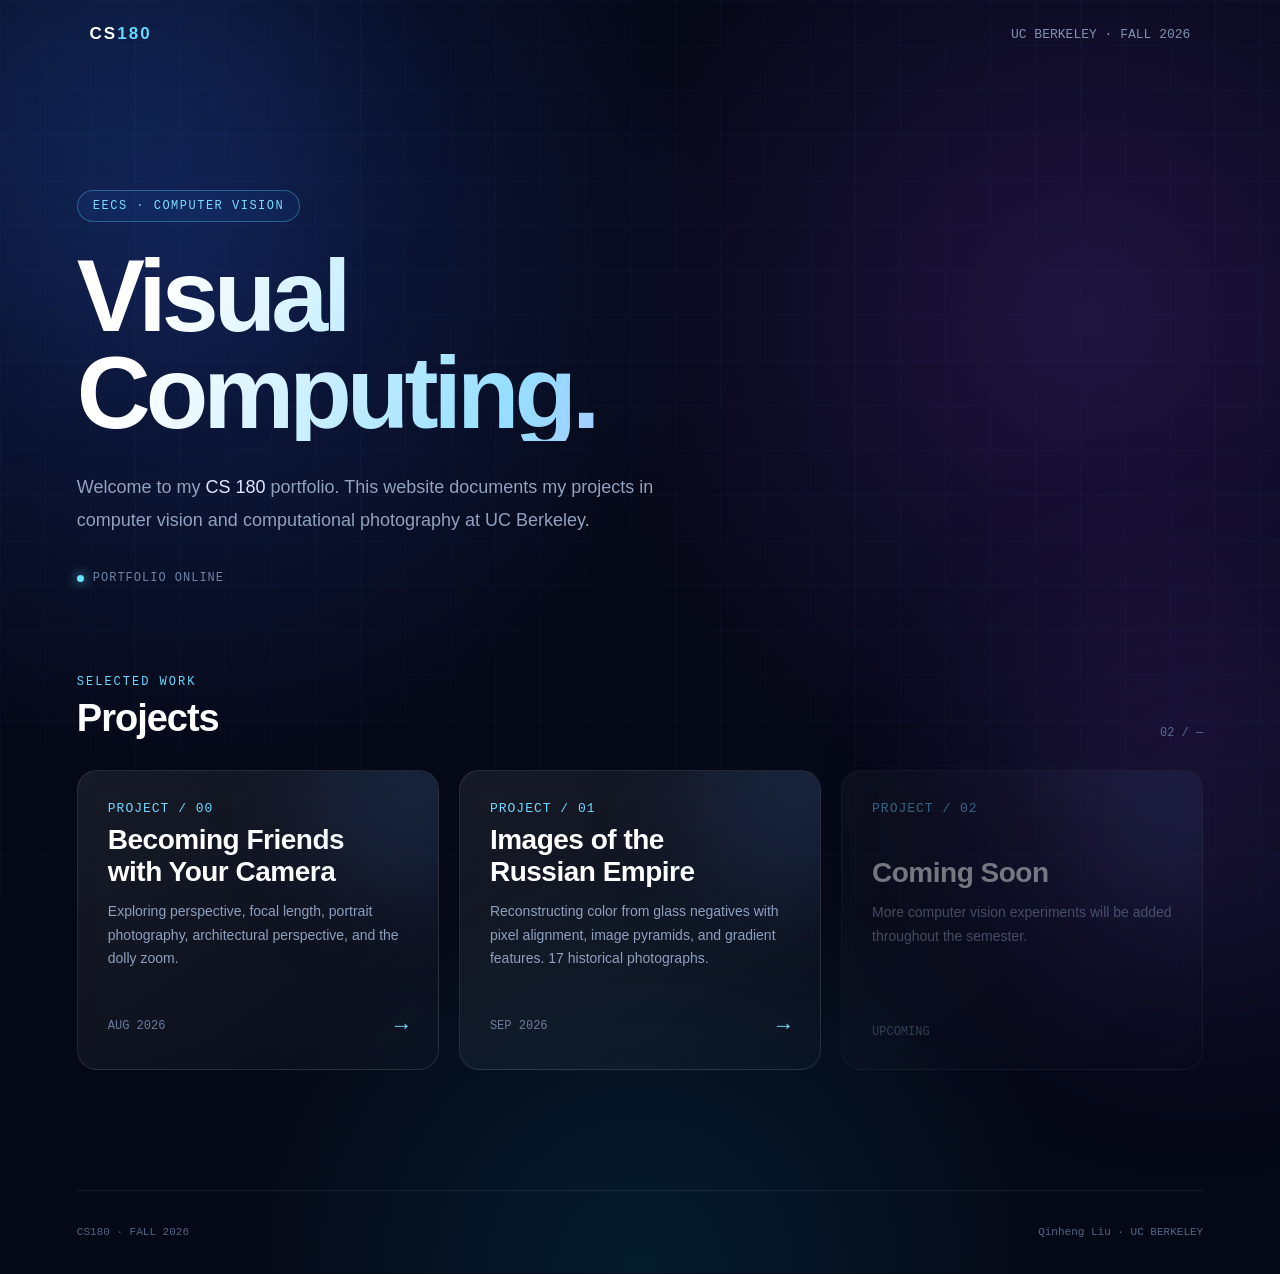
<file: index.html>
<!DOCTYPE html>
<html lang="en">

<head>
    <meta charset="UTF-8">
    <meta name="viewport" content="width=device-width, initial-scale=1.0">

    <title>CS180 Portfolio</title>

    <style>
        /* ===============================
           GLOBAL
        ================================ */

        * {
            margin: 0;
            padding: 0;
            box-sizing: border-box;
        }

        html {
            scroll-behavior: smooth;
        }

        body {
            min-height: 100vh;

            font-family: -apple-system, BlinkMacSystemFont,
                         "Segoe UI", Roboto, Helvetica, Arial, sans-serif;

            color: #ffffff;

            background:
                radial-gradient(
                    circle at 15% 20%,
                    rgba(53, 103, 255, 0.22),
                    transparent 35%
                ),
                radial-gradient(
                    circle at 85% 25%,
                    rgba(151, 71, 255, 0.18),
                    transparent 35%
                ),
                radial-gradient(
                    circle at 50% 100%,
                    rgba(0, 210, 255, 0.10),
                    transparent 30%
                ),
                #050816;

            overflow-x: hidden;
        }


        /* ===============================
           BACKGROUND GRID
        ================================ */

        body::before {
            content: "";

            position: fixed;
            inset: 0;

            background-image:
                linear-gradient(
                    rgba(100, 160, 255, 0.04) 1px,
                    transparent 1px
                ),
                linear-gradient(
                    90deg,
                    rgba(100, 160, 255, 0.04) 1px,
                    transparent 1px
                );

            background-size: 45px 45px;

            pointer-events: none;
            z-index: -2;
        }


        /* ===============================
           GLOW EFFECTS
        ================================ */

        .glow {
            position: fixed;

            width: 400px;
            height: 400px;

            border-radius: 50%;

            filter: blur(110px);

            opacity: 0.13;

            pointer-events: none;

            z-index: -1;
        }

        .glow-one {
            background: #367cff;

            top: -100px;
            left: -100px;

            animation: floatOne 8s ease-in-out infinite;
        }

        .glow-two {
            background: #9a56ff;

            right: -120px;
            bottom: -100px;

            animation: floatTwo 10s ease-in-out infinite;
        }

        @keyframes floatOne {
            0%, 100% {
                transform: translate(0, 0);
            }

            50% {
                transform: translate(60px, 50px);
            }
        }

        @keyframes floatTwo {
            0%, 100% {
                transform: translate(0, 0);
            }

            50% {
                transform: translate(-50px, -40px);
            }
        }


        /* ===============================
           NAVIGATION
        ================================ */

        nav {
            width: 100%;

            display: flex;
            justify-content: space-between;
            align-items: center;

            padding: 24px 7%;

            position: absolute;
            top: 0;
            left: 0;
        }

        .logo {
            font-size: 17px;

            font-weight: 700;

            letter-spacing: 2px;
        }

        .logo span {
            color: #67d6ff;
        }

        .semester {
            color: #8191b0;

            font-family: monospace;

            font-size: 13px;
        }


        /* ===============================
           HERO
        ================================ */

        .hero {
            width: 88%;

            max-width: 1200px;

            min-height: 75vh;

            margin: auto;

            display: flex;
            flex-direction: column;
            justify-content: center;

            padding-top: 100px;
        }

        .course-tag {
            width: fit-content;

            padding: 8px 15px;

            margin-bottom: 25px;

            border-radius: 100px;

            border:
                1px solid rgba(91, 206, 255, 0.35);

            background:
                rgba(43, 133, 255, 0.08);

            color: #7ddcff;

            font-family: monospace;

            font-size: 12px;

            letter-spacing: 1.5px;
        }

        h1 {
            max-width: 900px;

            font-size: clamp(58px, 8vw, 105px);

            line-height: 0.95;

            letter-spacing: -5px;

            margin-bottom: 30px;

            background:
                linear-gradient(
                    110deg,
                    #ffffff 10%,
                    #96dfff 50%,
                    #bfa1ff 90%
                );

            -webkit-background-clip: text;

            background-clip: text;

            color: transparent;
        }

        .hero-description {
            max-width: 650px;

            color: #91a1bf;

            font-size: 18px;

            line-height: 1.8;
        }

        .hero-description strong {
            color: #dbeaff;
            font-weight: 500;
        }


        /* ===============================
           STATUS
        ================================ */

        .status {
            display: flex;

            align-items: center;

            gap: 9px;

            margin-top: 35px;

            font-family: monospace;

            color: #7083a6;

            font-size: 12px;

            letter-spacing: 1px;
        }

        .status-dot {
            width: 7px;
            height: 7px;

            border-radius: 50%;

            background: #68e6ff;

            box-shadow:
                0 0 12px #68e6ff;
        }


        /* ===============================
           PROJECTS
        ================================ */

        .projects {
            width: 88%;

            max-width: 1200px;

            margin: 0 auto 120px;
        }

        .section-header {
            display: flex;

            justify-content: space-between;

            align-items: end;

            margin-bottom: 30px;
        }

        .section-label {
            color: #66d7ff;

            font-family: monospace;

            font-size: 12px;

            letter-spacing: 2px;

            margin-bottom: 8px;
        }

        .section-header h2 {
            font-size: 38px;

            letter-spacing: -1px;
        }

        .section-count {
            color: #596b90;

            font-family: monospace;

            font-size: 12px;
        }


        /* ===============================
           PROJECT CARD
        ================================ */

        .project-grid {
            display: grid;

            grid-template-columns:
                repeat(auto-fit, minmax(280px, 1fr));

            gap: 20px;
        }

        .project-card {
            position: relative;

            min-height: 300px;

            padding: 30px;

            display: flex;
            flex-direction: column;
            justify-content: space-between;

            text-decoration: none;

            color: white;

            border-radius: 20px;

            overflow: hidden;

            background:
                linear-gradient(
                    145deg,
                    rgba(255, 255, 255, 0.075),
                    rgba(255, 255, 255, 0.025)
                );

            border:
                1px solid rgba(255, 255, 255, 0.10);

            backdrop-filter: blur(12px);

            -webkit-backdrop-filter: blur(12px);

            transition:
                transform 0.35s ease,
                border-color 0.35s ease,
                box-shadow 0.35s ease;
        }

        .project-card::before {
            content: "";

            position: absolute;

            width: 200px;
            height: 200px;

            border-radius: 50%;

            background:
                rgba(74, 157, 255, 0.15);

            filter: blur(60px);

            top: -80px;
            right: -80px;

            transition: 0.4s;
        }

        .project-card:hover {
            transform: translateY(-8px);

            border-color:
                rgba(99, 212, 255, 0.45);

            box-shadow:
                0 25px 70px
                rgba(0, 78, 180, 0.18);
        }

        .project-card:hover::before {
            background:
                rgba(132, 93, 255, 0.22);
        }

        .project-number {
            font-family: monospace;

            color: #70d7ff;

            font-size: 13px;

            letter-spacing: 1px;
        }

        .project-content h3 {
            font-size: 28px;

            margin-bottom: 12px;

            letter-spacing: -0.5px;
        }

        .project-content p {
            color: #8fa0be;

            line-height: 1.7;

            font-size: 14px;
        }

        .project-footer {
            display: flex;

            justify-content: space-between;

            align-items: center;

            margin-top: 35px;

            font-family: monospace;

            font-size: 12px;

            color: #6b7d9e;
        }

        .arrow {
            color: #7bddff;

            font-size: 22px;

            transition: transform 0.3s ease;
        }

        .project-card:hover .arrow {
            transform: translateX(6px);
        }


        /* ===============================
           COMING SOON CARD
        ================================ */

        .coming-soon {
            opacity: 0.45;

            cursor: default;
        }

        .coming-soon:hover {
            transform: none;

            border-color:
                rgba(255,255,255,0.10);

            box-shadow: none;
        }


        /* ===============================
           FOOTER
        ================================ */

        footer {
            width: 88%;

            max-width: 1200px;

            margin: auto;

            padding: 35px 0;

            border-top:
                1px solid rgba(255,255,255,0.08);

            display: flex;

            justify-content: space-between;

            color: #546585;

            font-family: monospace;

            font-size: 11px;
        }


        /* ===============================
           RESPONSIVE
        ================================ */

        @media (max-width: 700px) {

            h1 {
                letter-spacing: -3px;
            }

            .hero {
                min-height: 70vh;
            }

            .semester {
                display: none;
            }

            .section-header {
                align-items: flex-start;

                flex-direction: column;

                gap: 10px;
            }

            footer {
                flex-direction: column;

                gap: 8px;
            }
        }

    </style>
</head>


<body>


    <!-- Background glow -->

    <div class="glow glow-one"></div>
    <div class="glow glow-two"></div>


    <!-- Navigation -->

    <nav>

        <div class="logo">
            CS<span>180</span>
        </div>

        <div class="semester">
            UC BERKELEY · FALL 2026
        </div>

    </nav>



    <!-- Hero -->

    <section class="hero">

        <div class="course-tag">
            EECS · COMPUTER VISION
        </div>

        <h1>
            Visual<br>
            Computing.
        </h1>

        <p class="hero-description">

            Welcome to my <strong>CS 180</strong> portfolio.

            This website documents my projects in
            computer vision and computational photography
            at UC Berkeley.

        </p>

        <div class="status">

            <span class="status-dot"></span>

            PORTFOLIO ONLINE

        </div>

    </section>



    <!-- Projects -->

    <section class="projects">

        <div class="section-header">

            <div>

                <div class="section-label">
                    SELECTED WORK
                </div>

                <h2>
                    Projects
                </h2>

            </div>

            <div class="section-count">
                02 / —
            </div>

        </div>


        <div class="project-grid">


            <!-- PROJECT 0 -->

            <a class="project-card"
               href="https://2006lqh.github.io/Gorgeous-pixels/0/index.html">

                <div class="project-number">
                    PROJECT / 00
                </div>

                <div class="project-content">

                    <h3>
                        Becoming Friends<br>
                        with Your Camera
                    </h3>

                    <p>
                        Exploring perspective, focal length,
                        portrait photography, architectural
                        perspective, and the dolly zoom.
                    </p>

                </div>

                <div class="project-footer">

                    <span>
                        AUG 2026
                    </span>

                    <span class="arrow">
                        →
                    </span>

                </div>

            </a>


            <!-- FUTURE PROJECT -->

            <a class="project-card" href="./1/index.html">
                <div class="project-number">PROJECT / 01</div>
                <div class="project-content">
                    <h3>Images of the<br>Russian Empire</h3>
                    <p>Reconstructing color from glass negatives with pixel alignment,
                    image pyramids, and gradient features. 17 historical photographs.</p>
                </div>
                <div class="project-footer"><span>SEP 2026</span><span class="arrow">→</span></div>
            </a>


            <!-- FUTURE PROJECT -->

            <div class="project-card coming-soon">

                <div class="project-number">
                    PROJECT / 02
                </div>

                <div class="project-content">

                    <h3>
                        Coming Soon
                    </h3>

                    <p>
                        More computer vision experiments
                        will be added throughout the semester.
                    </p>

                </div>

                <div class="project-footer">

                    <span>
                        UPCOMING
                    </span>

                </div>

            </div>


        </div>

    </section>



    <!-- Footer -->

    <footer>

        <span>
            CS180 · FALL 2026
        </span>

        <span>
            Qinheng Liu · UC BERKELEY
        </span>

    </footer>


</body>

</html>
</file>
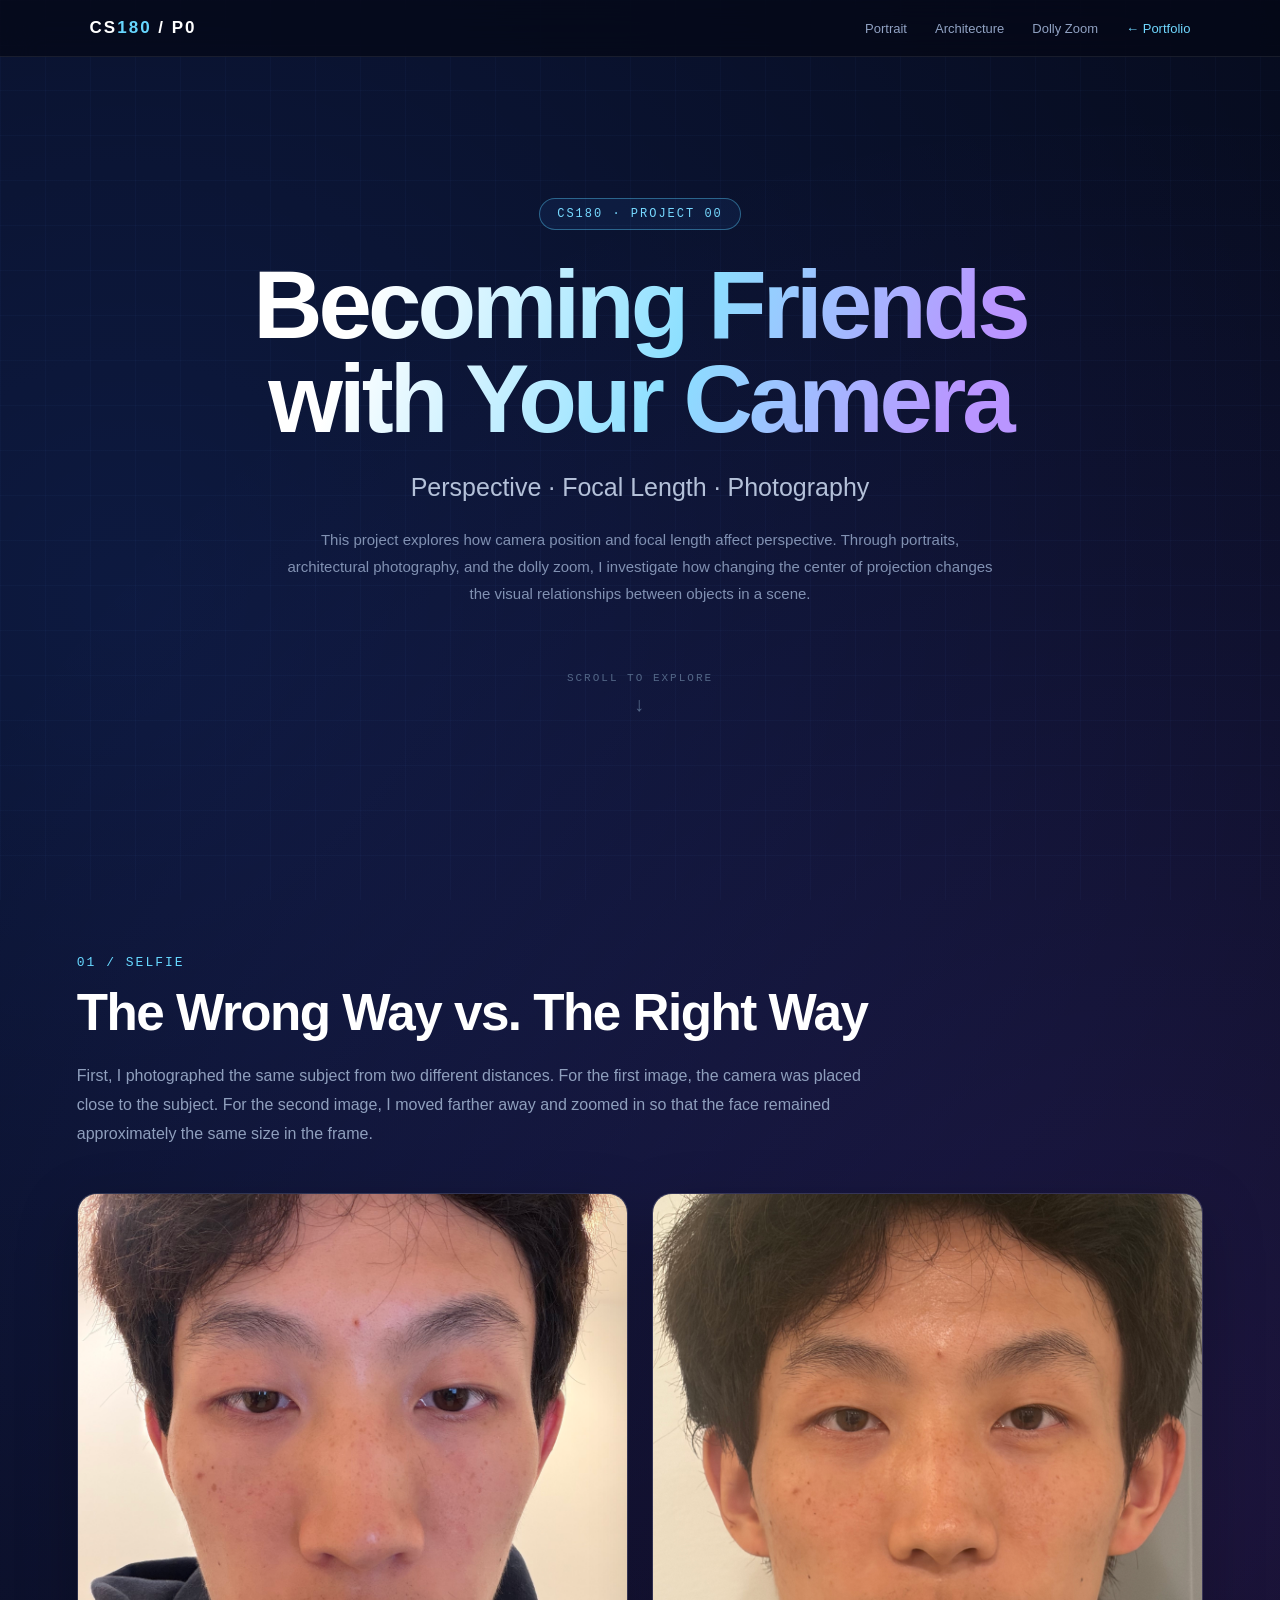
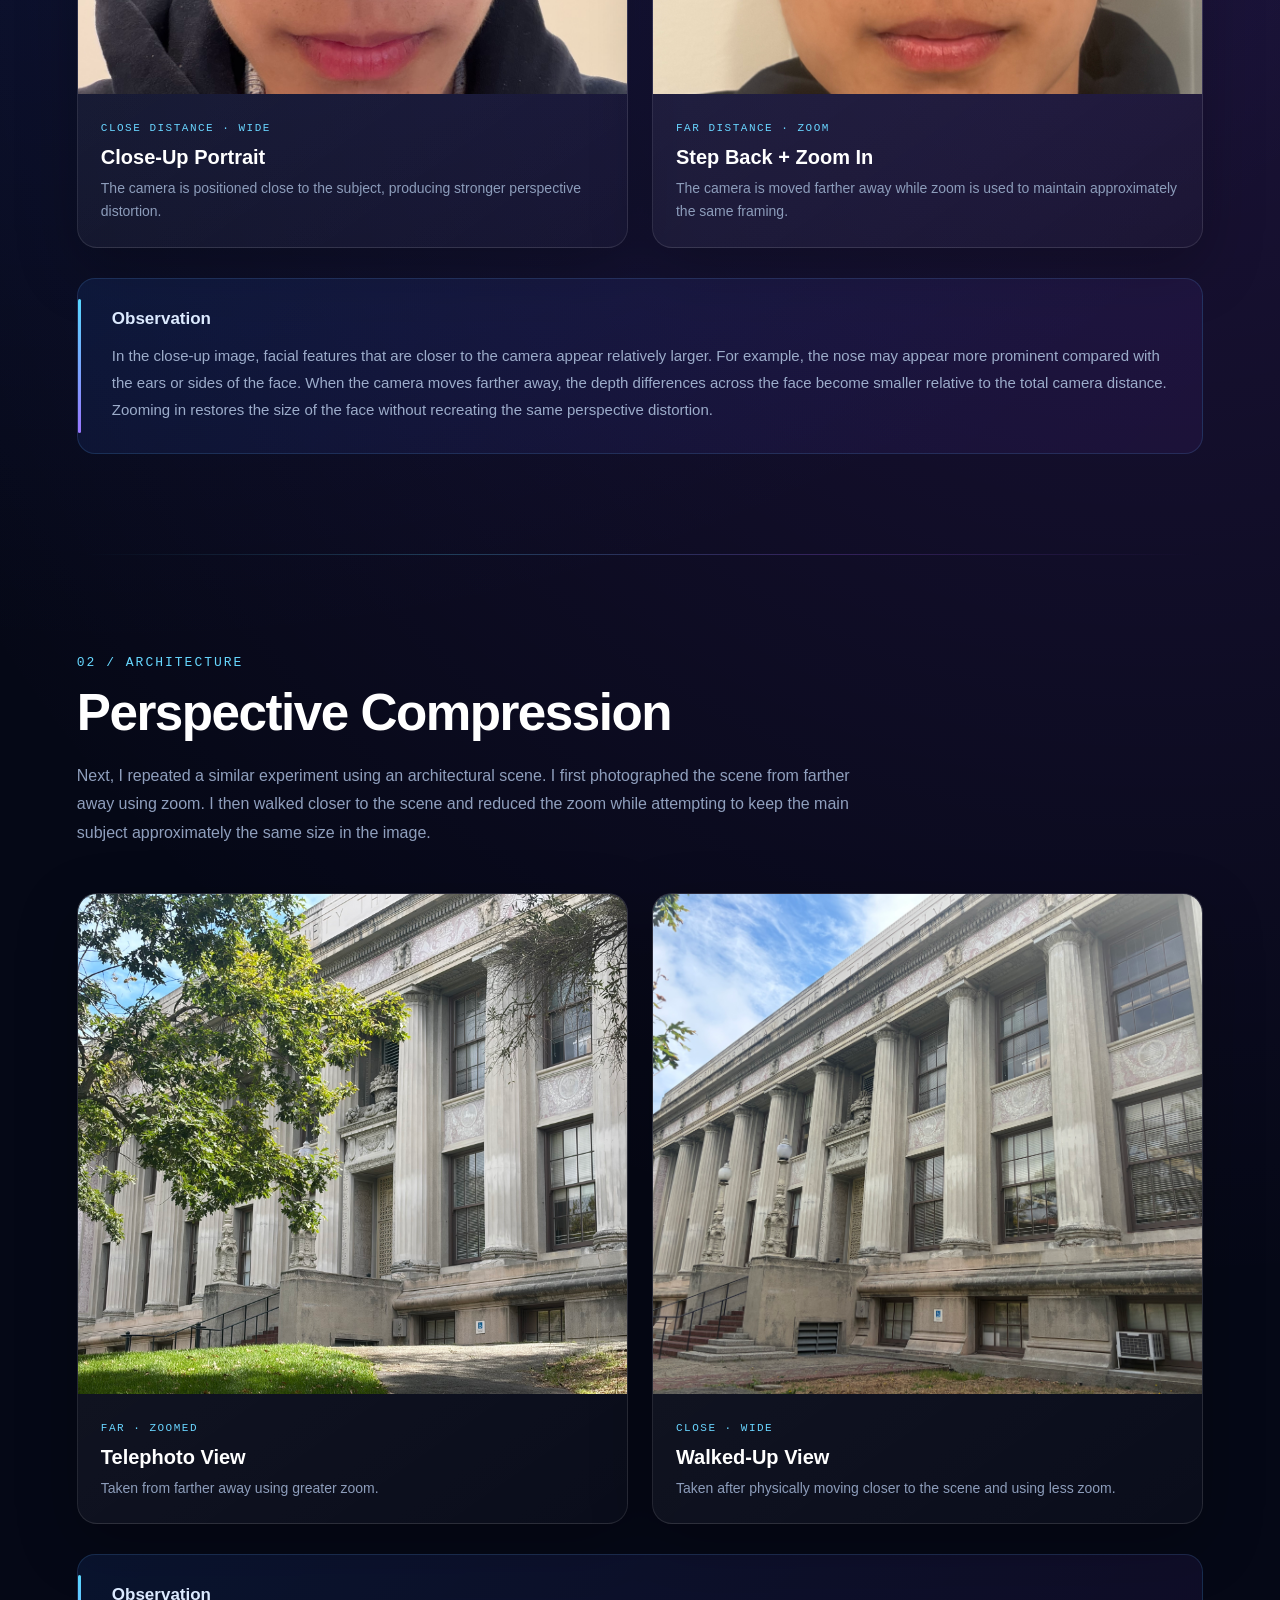
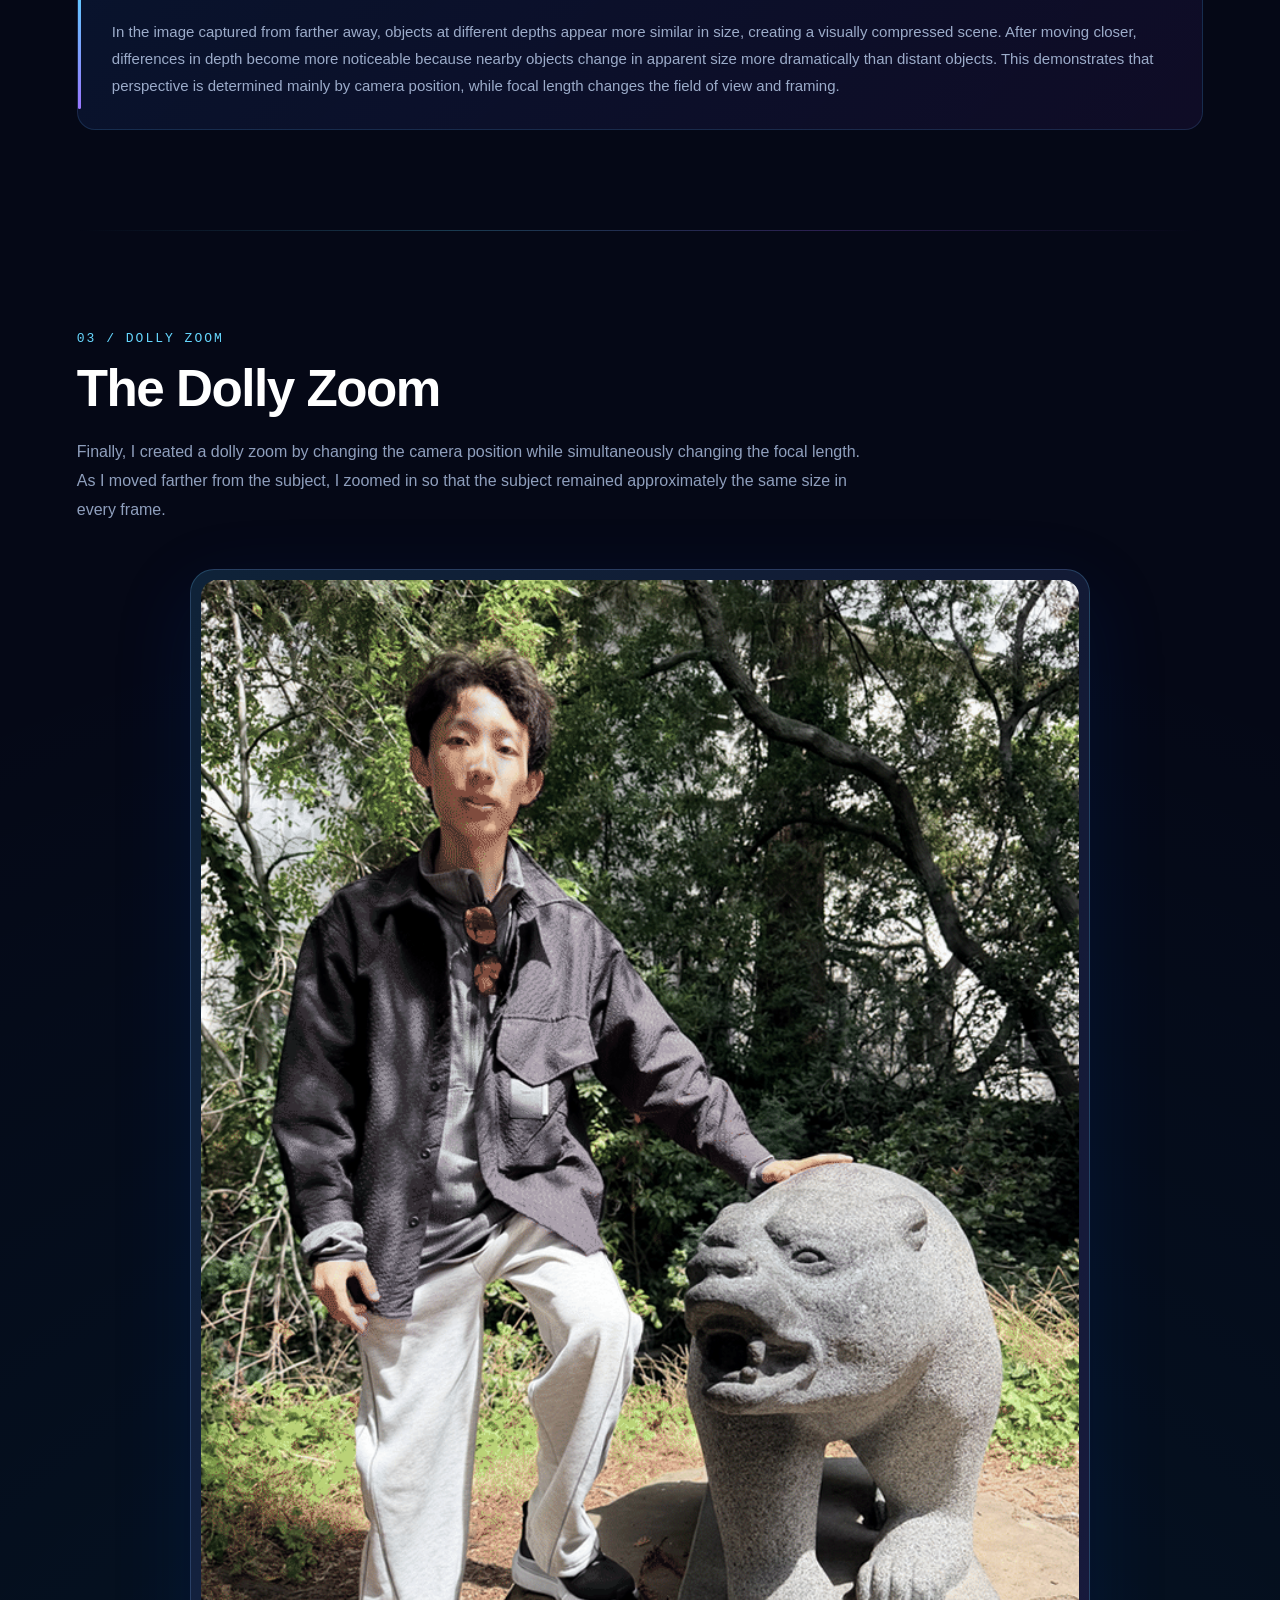
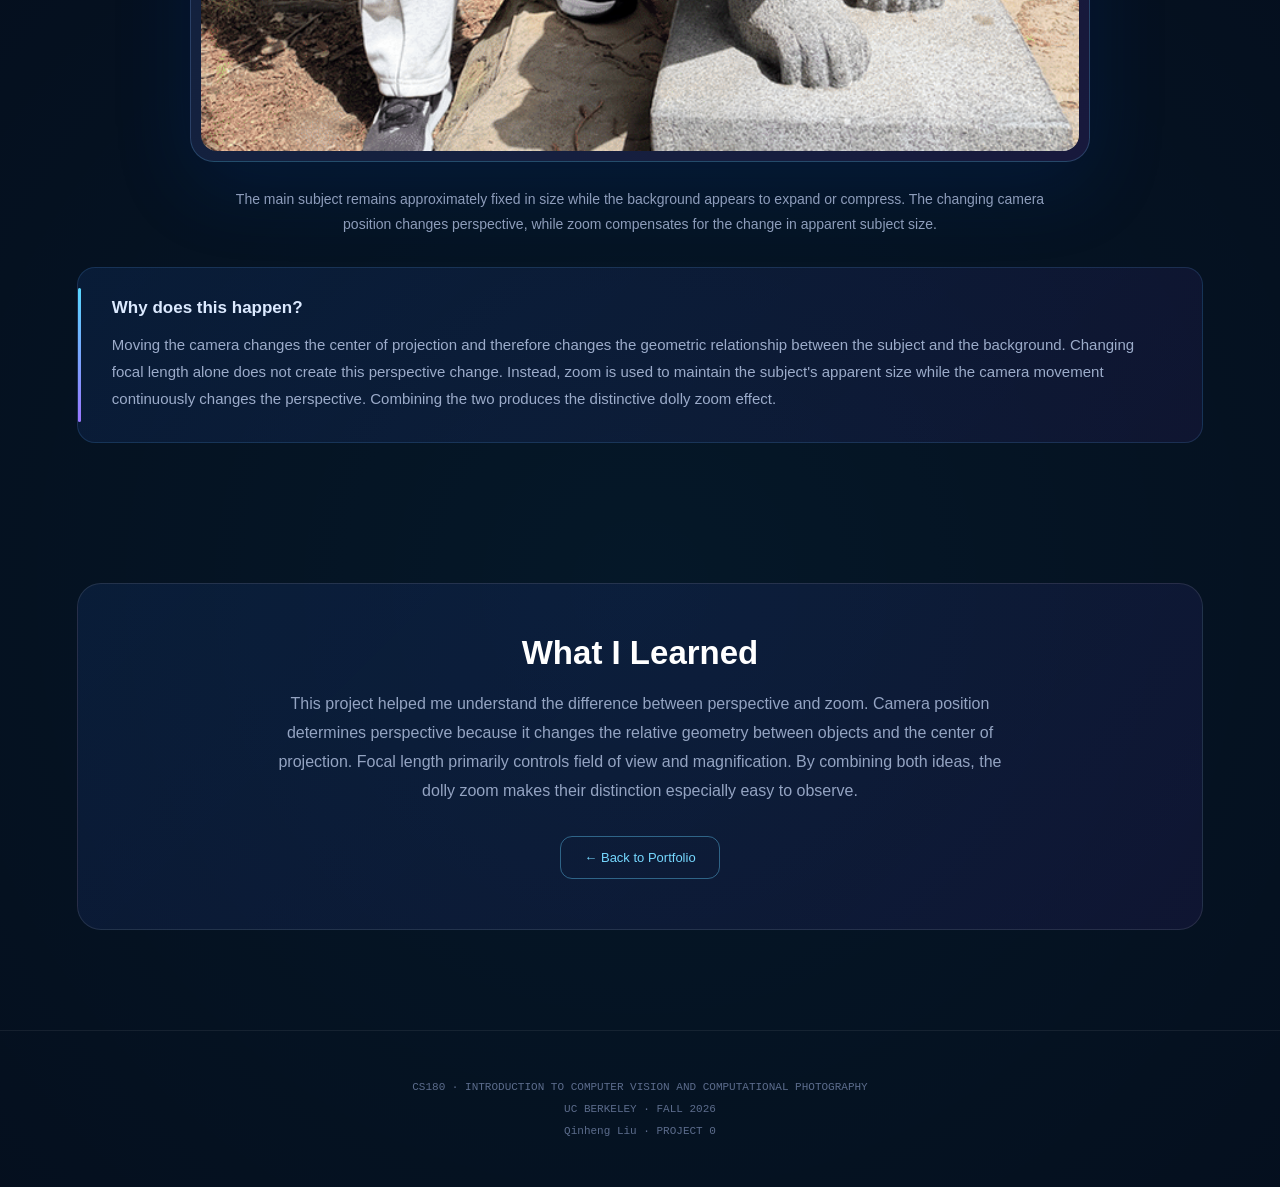
<file: 0/index.html>
<!DOCTYPE html>
<html lang="en">

<head>
    <meta charset="UTF-8">
    <meta name="viewport" content="width=device-width, initial-scale=1.0">
    <title>Project 0 | CS180</title>

    <style>
        * {
            margin: 0;
            padding: 0;
            box-sizing: border-box;
        }

        html {
            scroll-behavior: smooth;
        }

        body {
            font-family: -apple-system, BlinkMacSystemFont,
                         "Segoe UI", Roboto, Helvetica, Arial, sans-serif;
            color: #ffffff;
            background:
                radial-gradient(
                    circle at 10% 10%,
                    rgba(50, 105, 255, 0.18),
                    transparent 30%
                ),
                radial-gradient(
                    circle at 90% 25%,
                    rgba(160, 80, 255, 0.15),
                    transparent 30%
                ),
                radial-gradient(
                    circle at 50% 90%,
                    rgba(0, 210, 255, 0.08),
                    transparent 30%
                ),
                #050816;
            min-height: 100vh;
            overflow-x: hidden;
        }

        body::before {
            content: "";
            position: fixed;
            inset: 0;
            background-image:
                linear-gradient(
                    rgba(100, 150, 255, 0.035) 1px,
                    transparent 1px
                ),
                linear-gradient(
                    90deg,
                    rgba(100, 150, 255, 0.035) 1px,
                    transparent 1px
                );
            background-size: 45px 45px;
            pointer-events: none;
            z-index: -1;
        }

        nav {
            position: fixed;
            top: 0;
            left: 0;
            width: 100%;
            padding: 18px 7%;
            display: flex;
            justify-content: space-between;
            align-items: center;
            background: rgba(5, 8, 22, 0.72);
            backdrop-filter: blur(18px);
            -webkit-backdrop-filter: blur(18px);
            border-bottom: 1px solid rgba(255, 255, 255, 0.08);
            z-index: 1000;
        }

        .logo {
            font-weight: 700;
            font-size: 17px;
            letter-spacing: 2px;
        }

        .logo span {
            color: #67d7ff;
        }

        nav ul {
            list-style: none;
            display: flex;
            gap: 28px;
        }

        nav a {
            text-decoration: none;
            color: #91a2c3;
            font-size: 13px;
            transition: 0.3s;
        }

        nav a:hover {
            color: #ffffff;
            text-shadow: 0 0 10px rgba(100, 210, 255, 0.8);
        }

        .home-link {
            color: #70d8ff !important;
        }

        .hero {
            min-height: 95vh;
            display: flex;
            justify-content: center;
            align-items: center;
            text-align: center;
            padding: 130px 25px 70px;
        }

        .hero-content {
            max-width: 950px;
        }

        .project-tag {
            display: inline-block;
            padding: 8px 17px;
            margin-bottom: 28px;
            border: 1px solid rgba(90, 210, 255, 0.4);
            border-radius: 100px;
            background: rgba(60, 140, 255, 0.08);
            color: #77d9ff;
            font-family: monospace;
            font-size: 12px;
            letter-spacing: 2px;
        }

        .hero h1 {
            font-size: clamp(50px, 7.5vw, 100px);
            line-height: 0.98;
            letter-spacing: -4px;
            margin-bottom: 27px;
            background:
                linear-gradient(
                    110deg,
                    #ffffff 15%,
                    #8bdfff 55%,
                    #b995ff 90%
                );
            -webkit-background-clip: text;
            background-clip: text;
            color: transparent;
        }

        .hero-subtitle {
            font-size: clamp(18px, 2vw, 25px);
            color: #b4c1d9;
            margin-bottom: 24px;
        }

        .hero-description {
            max-width: 720px;
            margin: auto;
            color: #8191b2;
            line-height: 1.8;
            font-size: 15px;
        }

        .scroll {
            margin-top: 65px;
            font-family: monospace;
            font-size: 11px;
            letter-spacing: 2px;
            color: #536787;
        }

        .scroll-arrow {
            margin-top: 10px;
            font-size: 20px;
            animation: bounce 1.8s infinite;
        }

        @keyframes bounce {
            0%,
            100% {
                transform: translateY(0);
            }

            50% {
                transform: translateY(8px);
            }
        }

        main {
            width: 88%;
            max-width: 1200px;
            margin: auto;
        }

        .part {
            padding: 100px 0;
        }

        .part-number {
            font-family: monospace;
            color: #67d8ff;
            font-size: 13px;
            letter-spacing: 2px;
            margin-bottom: 13px;
        }

        .part-title {
            font-size: clamp(35px, 4vw, 52px);
            letter-spacing: -1.5px;
            margin-bottom: 20px;
        }

        .part-description {
            max-width: 800px;
            color: #8f9fbd;
            line-height: 1.8;
            margin-bottom: 45px;
        }

        .photo-grid {
            display: grid;
            grid-template-columns: repeat(2, 1fr);
            gap: 24px;
        }

        .photo-card {
            border-radius: 20px;
            overflow: hidden;
            background:
                linear-gradient(
                    145deg,
                    rgba(255, 255, 255, 0.07),
                    rgba(255, 255, 255, 0.025)
                );
            border: 1px solid rgba(255, 255, 255, 0.1);
            box-shadow: 0 20px 60px rgba(0, 0, 0, 0.25);
            transition:
                transform 0.35s ease,
                border-color 0.35s ease,
                box-shadow 0.35s ease;
        }

        .photo-card:hover {
            transform: translateY(-7px);
            border-color: rgba(90, 210, 255, 0.4);
            box-shadow: 0 25px 70px rgba(30, 100, 220, 0.15);
        }

        .photo-card img {
            display: block;
            width: 100%;
            height: 500px;
            object-fit: cover;
            transition: transform 0.45s ease;
        }

        .photo-card:hover img {
            transform: scale(1.02);
        }

        .photo-info {
            padding: 23px;
        }

        .photo-tag {
            color: #69d5ff;
            font-family: monospace;
            font-size: 11px;
            letter-spacing: 1.5px;
        }

        .photo-info h3 {
            margin: 11px 0 8px;
            font-size: 20px;
        }

        .photo-info p {
            color: #8d9dbb;
            font-size: 14px;
            line-height: 1.65;
        }

        .observation {
            position: relative;
            margin-top: 30px;
            padding: 30px 34px;
            border-radius: 18px;
            overflow: hidden;
            background:
                linear-gradient(
                    135deg,
                    rgba(44, 120, 255, 0.10),
                    rgba(157, 70, 255, 0.07)
                );
            border: 1px solid rgba(100, 180, 255, 0.16);
        }

        .observation::before {
            content: "";
            position: absolute;
            left: 0;
            top: 20px;
            bottom: 20px;
            width: 3px;
            border-radius: 4px;
            background:
                linear-gradient(
                    #57d8ff,
                    #9a76ff
                );
        }

        .observation h3 {
            font-size: 17px;
            margin-bottom: 13px;
            color: #dceaff;
        }

        .observation p {
            color: #9cacca;
            font-size: 15px;
            line-height: 1.8;
        }

        .dolly-wrapper {
            max-width: 900px;
            margin: auto;
            padding: 10px;
            border-radius: 24px;
            background:
                linear-gradient(
                    135deg,
                    rgba(70, 190, 255, 0.15),
                    rgba(160, 80, 255, 0.12)
                );
            border: 1px solid rgba(110, 200, 255, 0.22);
            box-shadow: 0 25px 80px rgba(0, 70, 180, 0.15);
        }

        .dolly-wrapper img {
            display: block;
            width: 100%;
            border-radius: 16px;
        }

        .dolly-caption {
            max-width: 850px;
            margin: 25px auto 0;
            text-align: center;
            color: #8d9dbb;
            font-size: 14px;
            line-height: 1.8;
        }

        .divider {
            height: 1px;
            width: 100%;
            background:
                linear-gradient(
                    90deg,
                    transparent,
                    rgba(90, 210, 255, 0.25),
                    rgba(160, 100, 255, 0.25),
                    transparent
                );
        }

        .final-card {
            margin: 40px 0 100px;
            padding: 50px;
            border-radius: 24px;
            text-align: center;
            background:
                linear-gradient(
                    135deg,
                    rgba(50, 120, 255, 0.1),
                    rgba(140, 70, 255, 0.08)
                );
            border: 1px solid rgba(255, 255, 255, 0.1);
        }

        .final-card h2 {
            font-size: 33px;
            margin-bottom: 18px;
        }

        .final-card p {
            max-width: 760px;
            margin: auto;
            color: #94a4c2;
            line-height: 1.8;
        }

        .back-button {
            display: inline-block;
            margin-top: 30px;
            padding: 13px 23px;
            border-radius: 12px;
            border: 1px solid rgba(100, 210, 255, 0.4);
            color: #76d9ff;
            text-decoration: none;
            font-size: 13px;
            transition: 0.3s;
        }

        .back-button:hover {
            color: #050816;
            background: #76d9ff;
            box-shadow: 0 0 30px rgba(100, 210, 255, 0.35);
        }

        footer {
            padding: 45px 20px;
            text-align: center;
            border-top: 1px solid rgba(255, 255, 255, 0.07);
            color: #5c6c8c;
            font-family: monospace;
            font-size: 11px;
            line-height: 2;
        }

        @media (max-width: 760px) {
            nav ul {
                display: none;
            }

            .photo-grid {
                grid-template-columns: 1fr;
            }

            .photo-card img {
                height: auto;
            }

            .hero h1 {
                letter-spacing: -2px;
            }

            main {
                width: 91%;
            }

            .part {
                padding: 75px 0;
            }

            .final-card {
                padding: 35px 22px;
            }
        }

        @media print {

            @page {
                size: Letter;
                margin: 0.55in;
            }

            html,
            body {
                background: white !important;
                color: black !important;
                width: 100% !important;
                height: auto !important;
                overflow: visible !important;
            }

            body::before {
                display: none !important;
            }

            img {
                display: block !important;
                visibility: visible !important;
                opacity: 1 !important;
                width: 100% !important;
                max-width: 100% !important;
                height: auto !important;
                object-fit: contain !important;
                break-inside: avoid !important;
                page-break-inside: avoid !important;
            }

            nav,
            .scroll,
            .back-button {
                display: none !important;
            }

            .hero {
                min-height: auto !important;
                padding: 30px 10px 40px !important;
                break-after: avoid !important;
                page-break-after: avoid !important;
            }

            .hero h1 {
                color: black !important;
                background: none !important;
                -webkit-background-clip: initial !important;
                background-clip: initial !important;
                -webkit-text-fill-color: black !important;
                font-size: 46px !important;
                line-height: 1.05 !important;
                letter-spacing: -2px !important;
            }

            .project-tag {
                color: #333 !important;
                background: white !important;
                border: 1px solid #bbb !important;
            }

            .hero-subtitle {
                color: #333 !important;
            }

            .hero-description {
                color: #444 !important;
            }

            main {
                width: 100% !important;
                max-width: none !important;
                margin: 0 !important;
            }

            .part {
                padding: 35px 0 !important;
            }

            .part-number {
                color: #245b8f !important;
            }

            .part-title {
                color: black !important;
                font-size: 30px !important;
                break-after: avoid !important;
                page-break-after: avoid !important;
            }

            .part-description {
                color: #333 !important;
                margin-bottom: 24px !important;
            }

            .photo-grid {
                display: block !important;
                width: 100% !important;
            }

            .photo-card {
                display: block !important;
                width: 100% !important;
                margin: 0 0 30px !important;
                background: white !important;
                border: 1px solid #ccc !important;
                box-shadow: none !important;
                overflow: visible !important;
                transform: none !important;
                break-inside: avoid !important;
                page-break-inside: avoid !important;
            }

            .photo-card:hover {
                transform: none !important;
                box-shadow: none !important;
            }

            .photo-card img {
                display: block !important;
                width: 100% !important;
                max-width: 100% !important;
                height: auto !important;
                object-fit: contain !important;
                transform: none !important;
                visibility: visible !important;
                opacity: 1 !important;
                break-inside: avoid !important;
                page-break-inside: avoid !important;
            }

            .photo-info {
                padding: 16px 18px !important;
            }

            .photo-tag {
                color: #245b8f !important;
            }

            .photo-info h3 {
                color: black !important;
            }

            .photo-info p {
                color: #333 !important;
            }

            .observation {
                display: block !important;
                background: white !important;
                border: 1px solid #ccc !important;
                box-shadow: none !important;
                overflow: visible !important;
                margin-top: 20px !important;
                break-inside: avoid !important;
                page-break-inside: avoid !important;
            }

            .observation::before {
                display: none !important;
            }

            .observation h3 {
                color: black !important;
            }

            .observation p {
                color: #333 !important;
            }

            .dolly-wrapper {
                display: block !important;
                width: 100% !important;
                max-width: 100% !important;
                background: white !important;
                border: 1px solid #ccc !important;
                box-shadow: none !important;
                overflow: visible !important;
                padding: 5px !important;
                break-inside: avoid !important;
                page-break-inside: avoid !important;
            }

            .dolly-wrapper img {
                display: block !important;
                width: 100% !important;
                max-width: 100% !important;
                height: auto !important;
                object-fit: contain !important;
                visibility: visible !important;
                opacity: 1 !important;
                break-inside: avoid !important;
                page-break-inside: avoid !important;
            }

            .dolly-caption {
                color: #333 !important;
            }

            .divider {
                background: #ccc !important;
                height: 1px !important;
            }

            .final-card {
                background: white !important;
                border: 1px solid #ccc !important;
                box-shadow: none !important;
                color: black !important;
                margin: 30px 0 20px !important;
                padding: 30px !important;
                break-inside: avoid !important;
                page-break-inside: avoid !important;
            }

            .final-card h2 {
                color: black !important;
            }

            .final-card p {
                color: #333 !important;
            }

            footer {
                color: #555 !important;
                border-top: 1px solid #ccc !important;
                padding: 25px 10px !important;
            }

            * {
                -webkit-print-color-adjust: exact !important;
                print-color-adjust: exact !important;
            }

            h1,
            h2,
            h3,
            p {
                orphans: 3;
                widows: 3;
            }
        }

    </style>
</head>

<body>

    <nav>

        <div class="logo">
            CS<span>180</span> / P0
        </div>

        <ul>

            <li>
                <a href="#part1">
                    Portrait
                </a>
            </li>

            <li>
                <a href="#part2">
                    Architecture
                </a>
            </li>

            <li>
                <a href="#part3">
                    Dolly Zoom
                </a>
            </li>

            <li>
                <a class="home-link" href="../index.html">
                    ← Portfolio
                </a>
            </li>

        </ul>

    </nav>

    <header class="hero">

        <div class="hero-content">

            <div class="project-tag">
                CS180 · PROJECT 00
            </div>

            <h1>
                Becoming Friends<br>
                with Your Camera
            </h1>

            <p class="hero-subtitle">
                Perspective · Focal Length · Photography
            </p>

            <p class="hero-description">
                This project explores how camera position and focal length affect
                perspective. Through portraits, architectural photography, and the
                dolly zoom, I investigate how changing the center of projection
                changes the visual relationships between objects in a scene.
            </p>

            <div class="scroll">

                SCROLL TO EXPLORE

                <div class="scroll-arrow">
                    ↓
                </div>

            </div>

        </div>

    </header>

    <main>

        <section class="part" id="part1">

            <div class="part-number">
                01 / SELFIE
            </div>

            <h2 class="part-title">
                The Wrong Way vs. The Right Way
            </h2>

            <p class="part-description">
                First, I photographed the same subject from two different
                distances. For the first image, the camera was placed close to
                the subject. For the second image, I moved farther away and
                zoomed in so that the face remained approximately the same size
                in the frame.
            </p>

            <div class="photo-grid">

                <div class="photo-card">

                    <img
                        src="./media/selfie_close.jpg"
                        alt="Portrait photographed from close range">

                    <div class="photo-info">

                        <span class="photo-tag">
                            CLOSE DISTANCE · WIDE
                        </span>

                        <h3>
                            Close-Up Portrait
                        </h3>

                        <p>
                            The camera is positioned close to the subject,
                            producing stronger perspective distortion.
                        </p>

                    </div>

                </div>

                <div class="photo-card">

                    <img
                        src="./media/selfie_zoom.jpg"
                        alt="Portrait photographed from farther away">

                    <div class="photo-info">

                        <span class="photo-tag">
                            FAR DISTANCE · ZOOM
                        </span>

                        <h3>
                            Step Back + Zoom In
                        </h3>

                        <p>
                            The camera is moved farther away while zoom is
                            used to maintain approximately the same framing.
                        </p>

                    </div>

                </div>

            </div>

            <div class="observation">

                <h3>
                    Observation
                </h3>

                <p>
                    In the close-up image, facial features that are closer to
                    the camera appear relatively larger. For example, the nose
                    may appear more prominent compared with the ears or sides
                    of the face. When the camera moves farther away, the depth
                    differences across the face become smaller relative to the
                    total camera distance. Zooming in restores the size of the
                    face without recreating the same perspective distortion.
                </p>

            </div>

        </section>

        <div class="divider"></div>

        <section class="part" id="part2">

            <div class="part-number">
                02 / ARCHITECTURE
            </div>

            <h2 class="part-title">
                Perspective Compression
            </h2>

            <p class="part-description">
                Next, I repeated a similar experiment using an architectural
                scene. I first photographed the scene from farther away using
                zoom. I then walked closer to the scene and reduced the zoom
                while attempting to keep the main subject approximately the
                same size in the image.
            </p>

            <div class="photo-grid">

                <div class="photo-card">

                    <img
                        src="./media/architecture_zoom.jpg"
                        alt="Architecture photographed from far away with zoom">

                    <div class="photo-info">

                        <span class="photo-tag">
                            FAR · ZOOMED
                        </span>

                        <h3>
                            Telephoto View
                        </h3>

                        <p>
                            Taken from farther away using greater zoom.
                        </p>

                    </div>

                </div>

                <div class="photo-card">

                    <img
                        src="./media/architecture_close.jpg"
                        alt="Architecture photographed from closer range">

                    <div class="photo-info">

                        <span class="photo-tag">
                            CLOSE · WIDE
                        </span>

                        <h3>
                            Walked-Up View
                        </h3>

                        <p>
                            Taken after physically moving closer to the scene
                            and using less zoom.
                        </p>

                    </div>

                </div>

            </div>

            <div class="observation">

                <h3>
                    Observation
                </h3>

                <p>
                    In the image captured from farther away, objects at
                    different depths appear more similar in size, creating a
                    visually compressed scene. After moving closer, differences
                    in depth become more noticeable because nearby objects
                    change in apparent size more dramatically than distant
                    objects. This demonstrates that perspective is determined
                    mainly by camera position, while focal length changes the
                    field of view and framing.
                </p>

            </div>

        </section>

        <div class="divider"></div>

        <section class="part" id="part3">

            <div class="part-number">
                03 / DOLLY ZOOM
            </div>

            <h2 class="part-title">
                The Dolly Zoom
            </h2>

            <p class="part-description">
                Finally, I created a dolly zoom by changing the camera position
                while simultaneously changing the focal length. As I moved
                farther from the subject, I zoomed in so that the subject
                remained approximately the same size in every frame.
            </p>

            <div class="dolly-wrapper">

                <img
                    src="./media/dolly_zoom.gif"
                    alt="Dolly zoom animation">

            </div>

            <p class="dolly-caption">
                The main subject remains approximately fixed in size while the
                background appears to expand or compress. The changing camera
                position changes perspective, while zoom compensates for the
                change in apparent subject size.
            </p>

            <div class="observation">

                <h3>
                    Why does this happen?
                </h3>

                <p>
                    Moving the camera changes the center of projection and
                    therefore changes the geometric relationship between the
                    subject and the background. Changing focal length alone
                    does not create this perspective change. Instead, zoom is
                    used to maintain the subject's apparent size while the
                    camera movement continuously changes the perspective.
                    Combining the two produces the distinctive dolly zoom
                    effect.
                </p>

            </div>

        </section>

        <section class="final-card">

            <h2>
                What I Learned
            </h2>

            <p>
                This project helped me understand the difference between
                perspective and zoom. Camera position determines perspective
                because it changes the relative geometry between objects and
                the center of projection. Focal length primarily controls field
                of view and magnification. By combining both ideas, the dolly
                zoom makes their distinction especially easy to observe.
            </p>

            <a
                class="back-button"
                href="../index.html">
                ← Back to Portfolio
            </a>

        </section>

    </main>

    <footer>

        <div>
            CS180 · INTRODUCTION TO COMPUTER VISION AND COMPUTATIONAL PHOTOGRAPHY
        </div>

        <div>
            UC BERKELEY · FALL 2026
        </div>

        <div>
            Qinheng Liu · PROJECT 0
        </div>

    </footer>

</body>

</html>
</file>
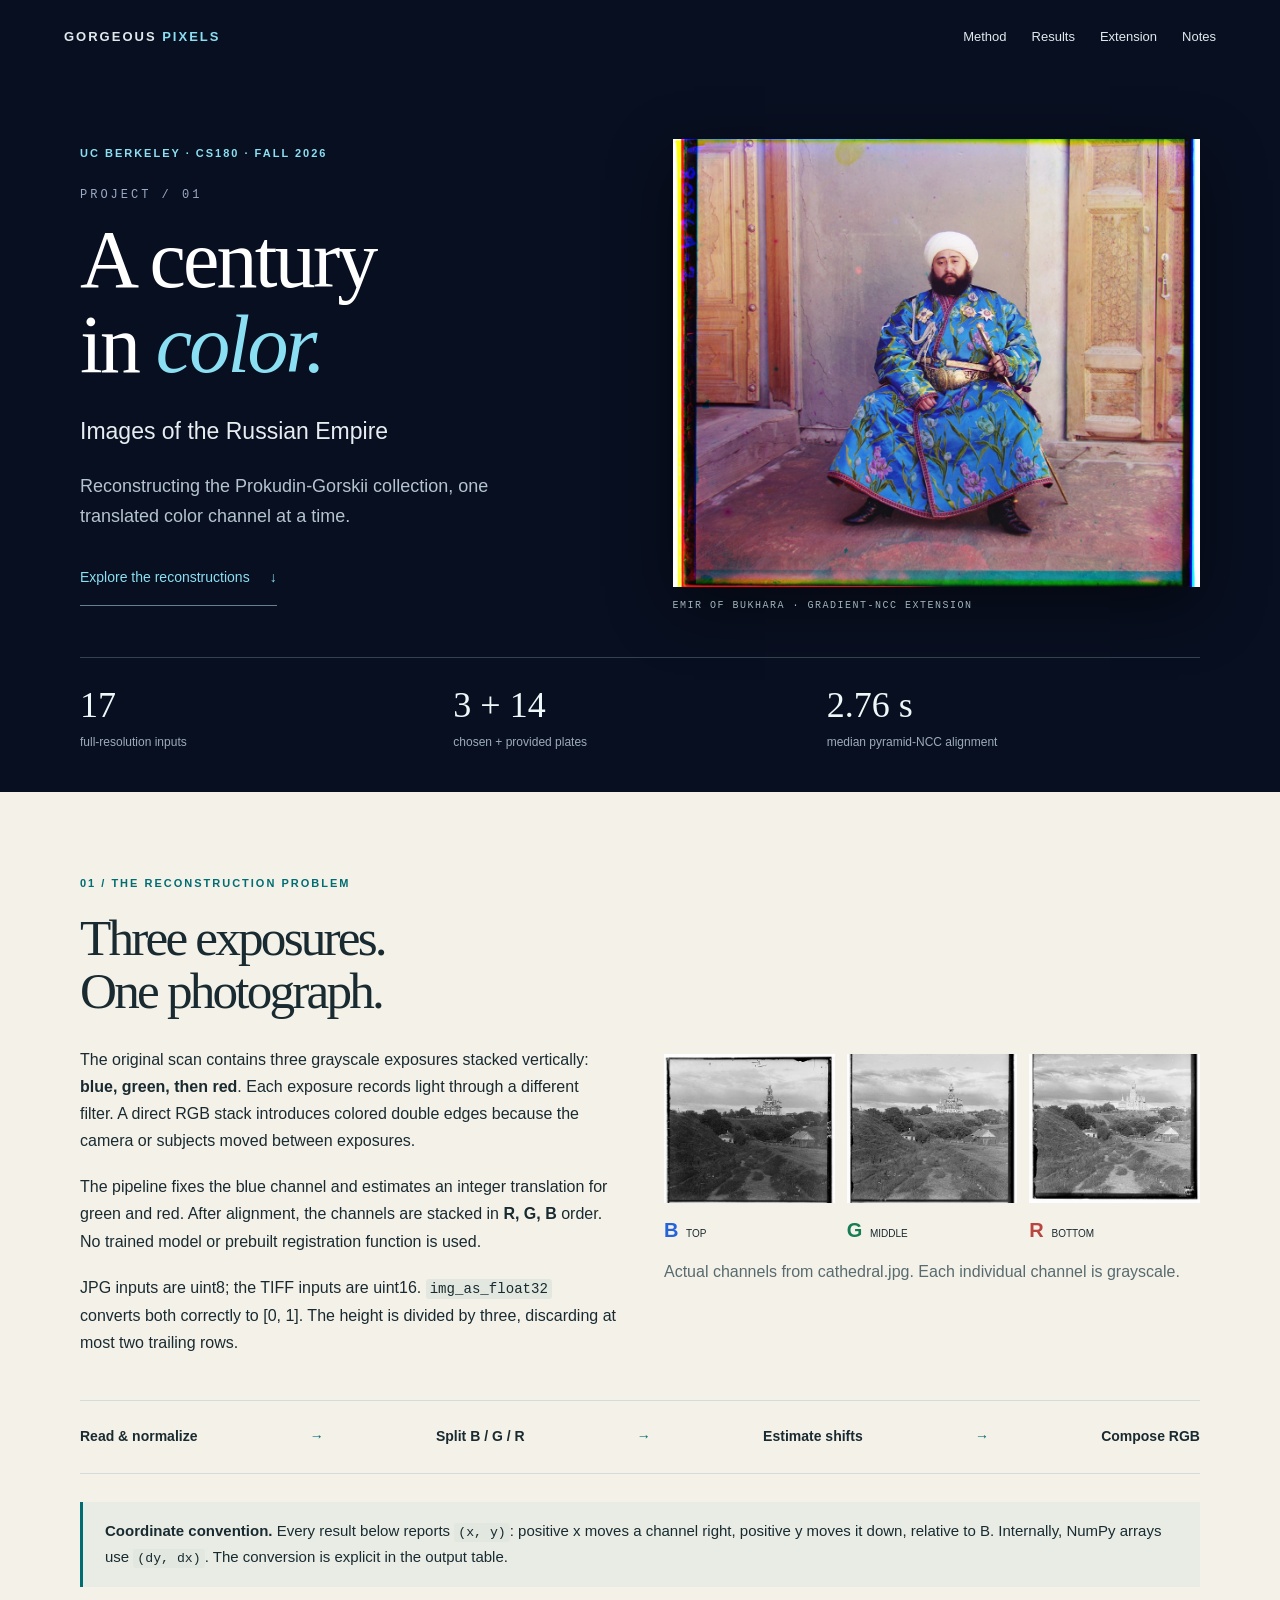
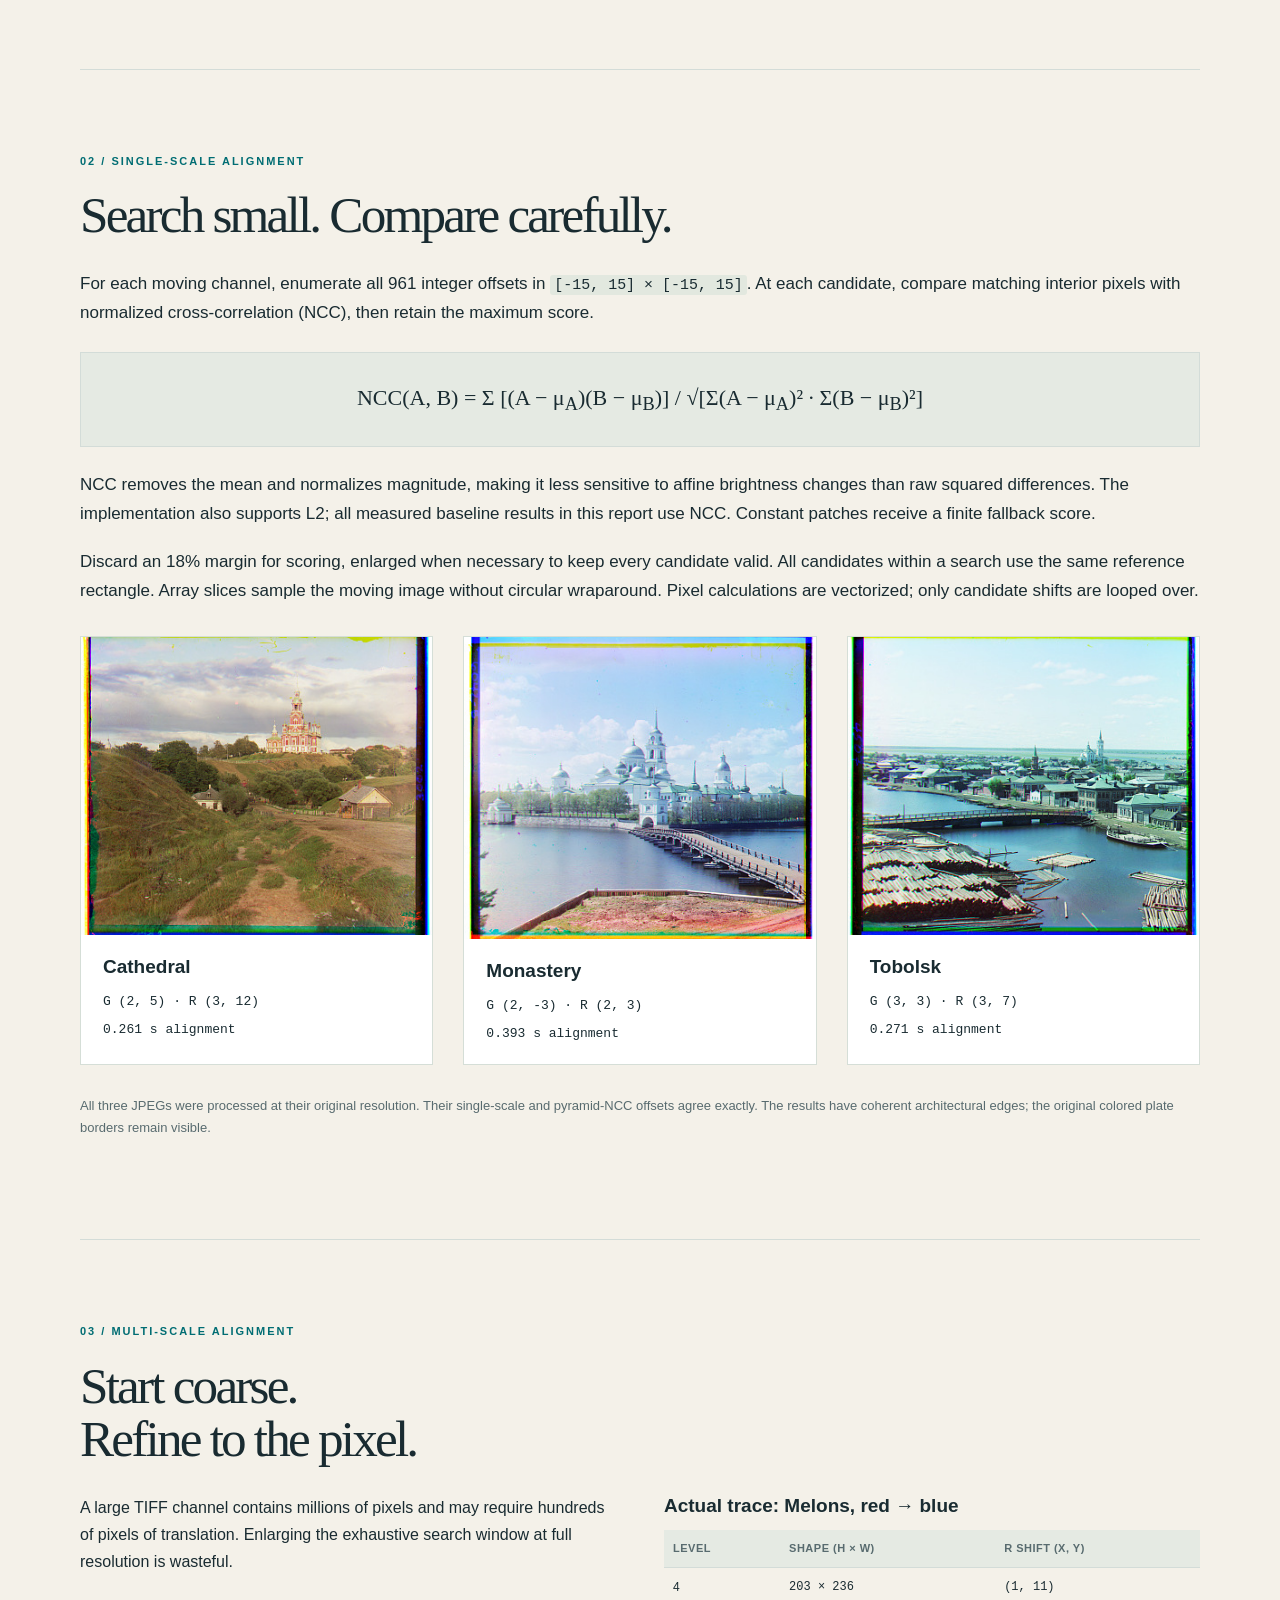
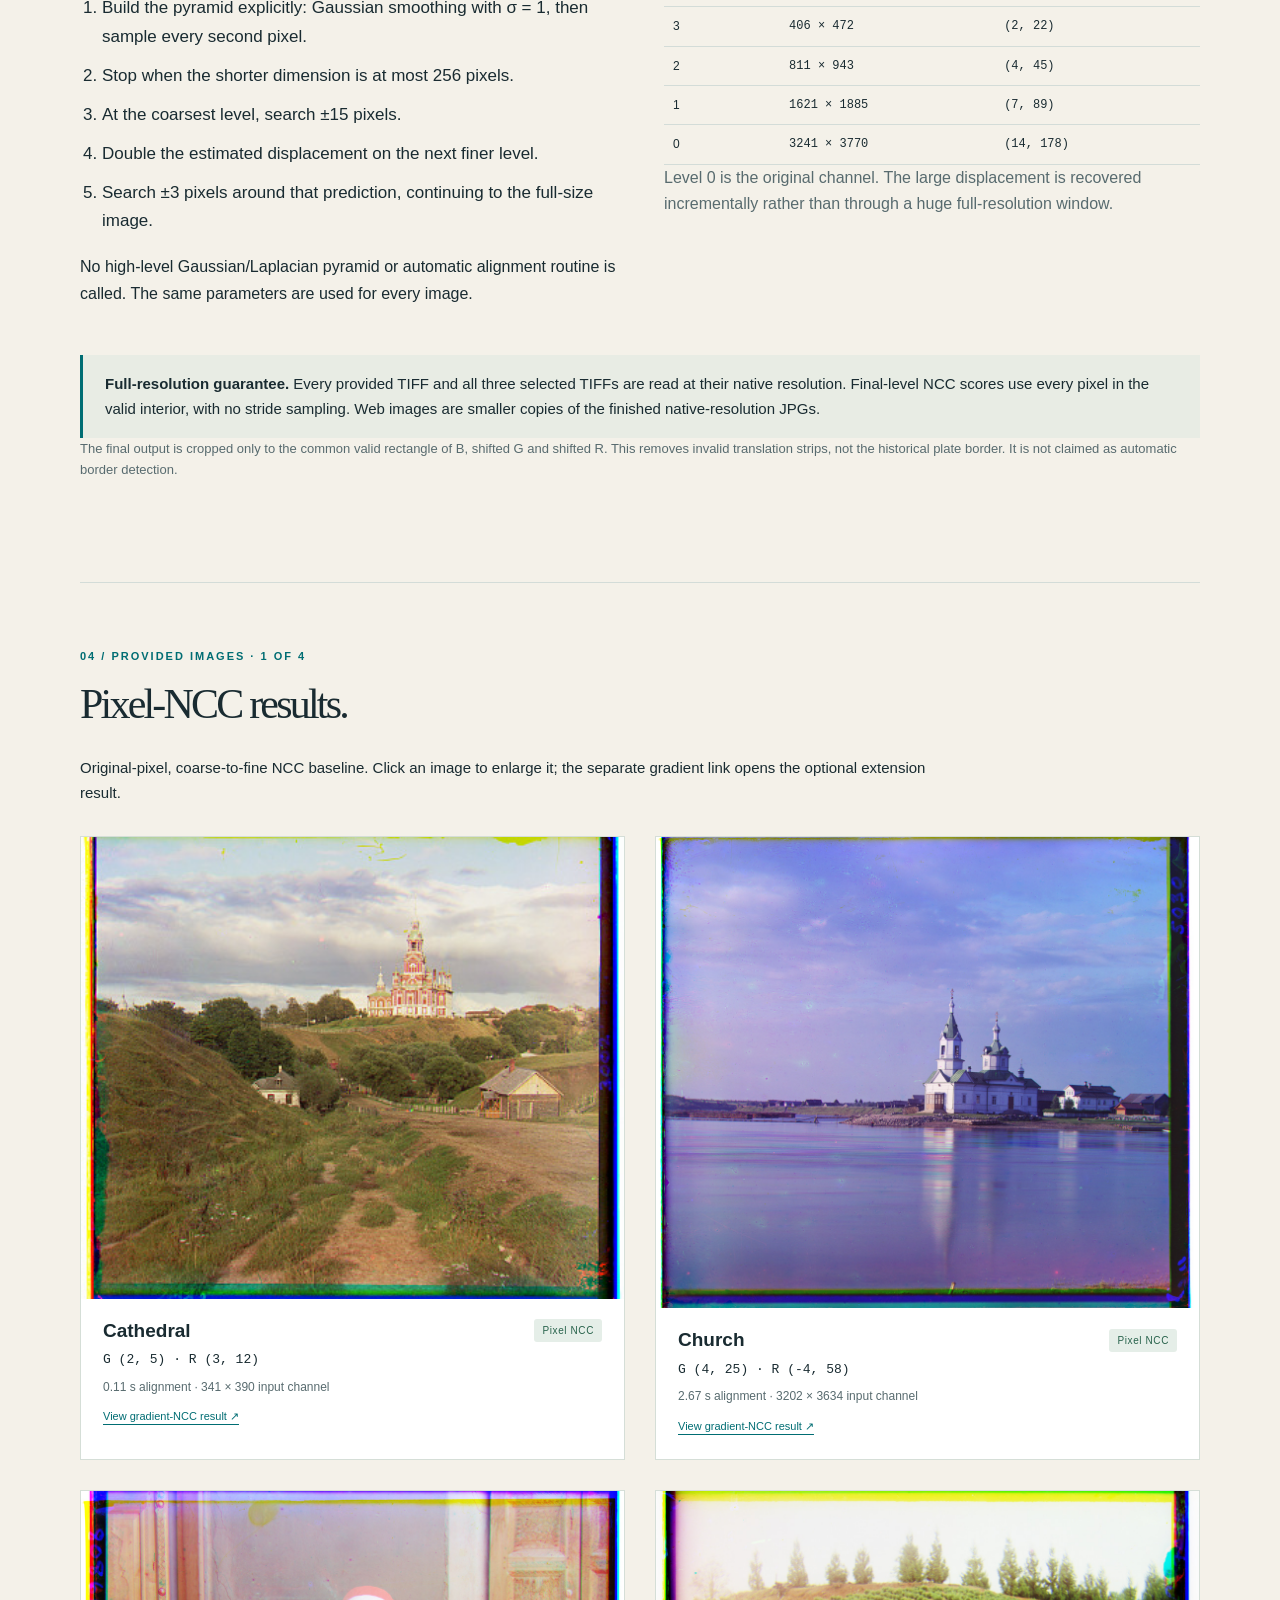
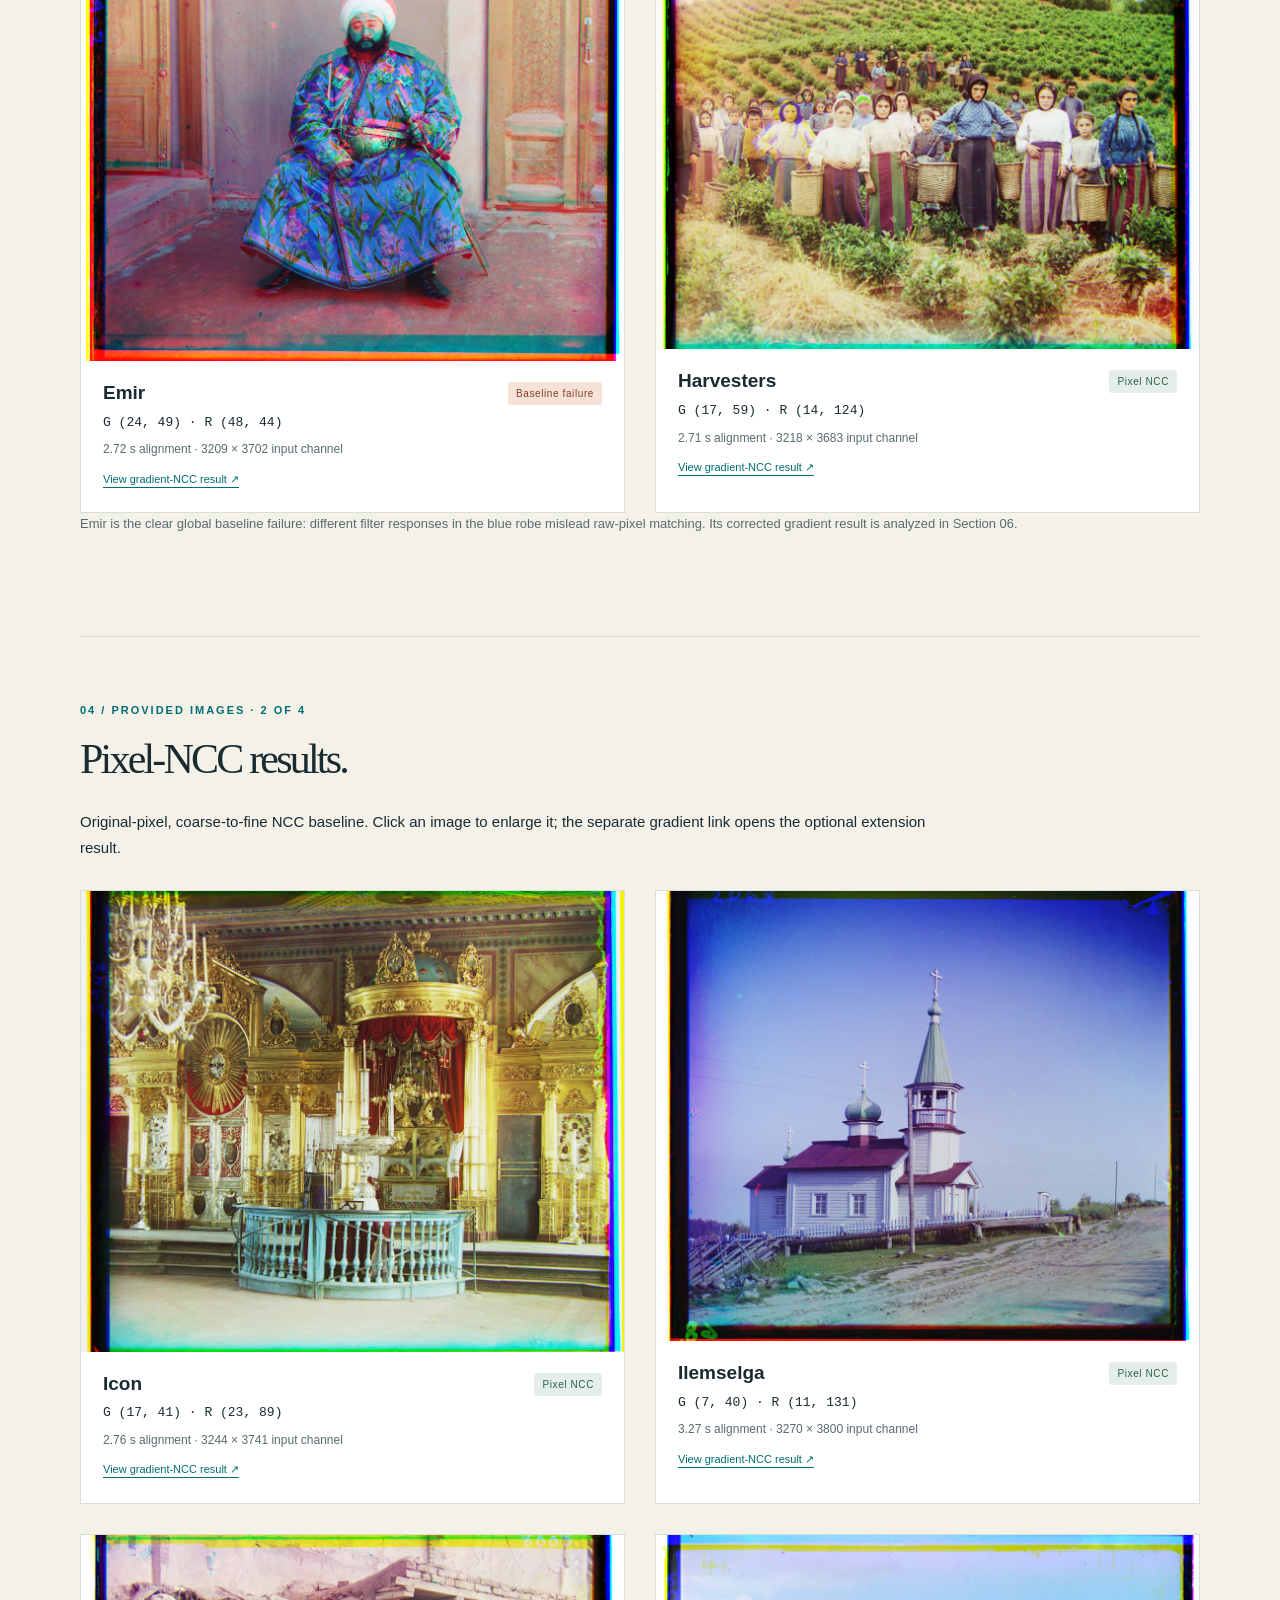
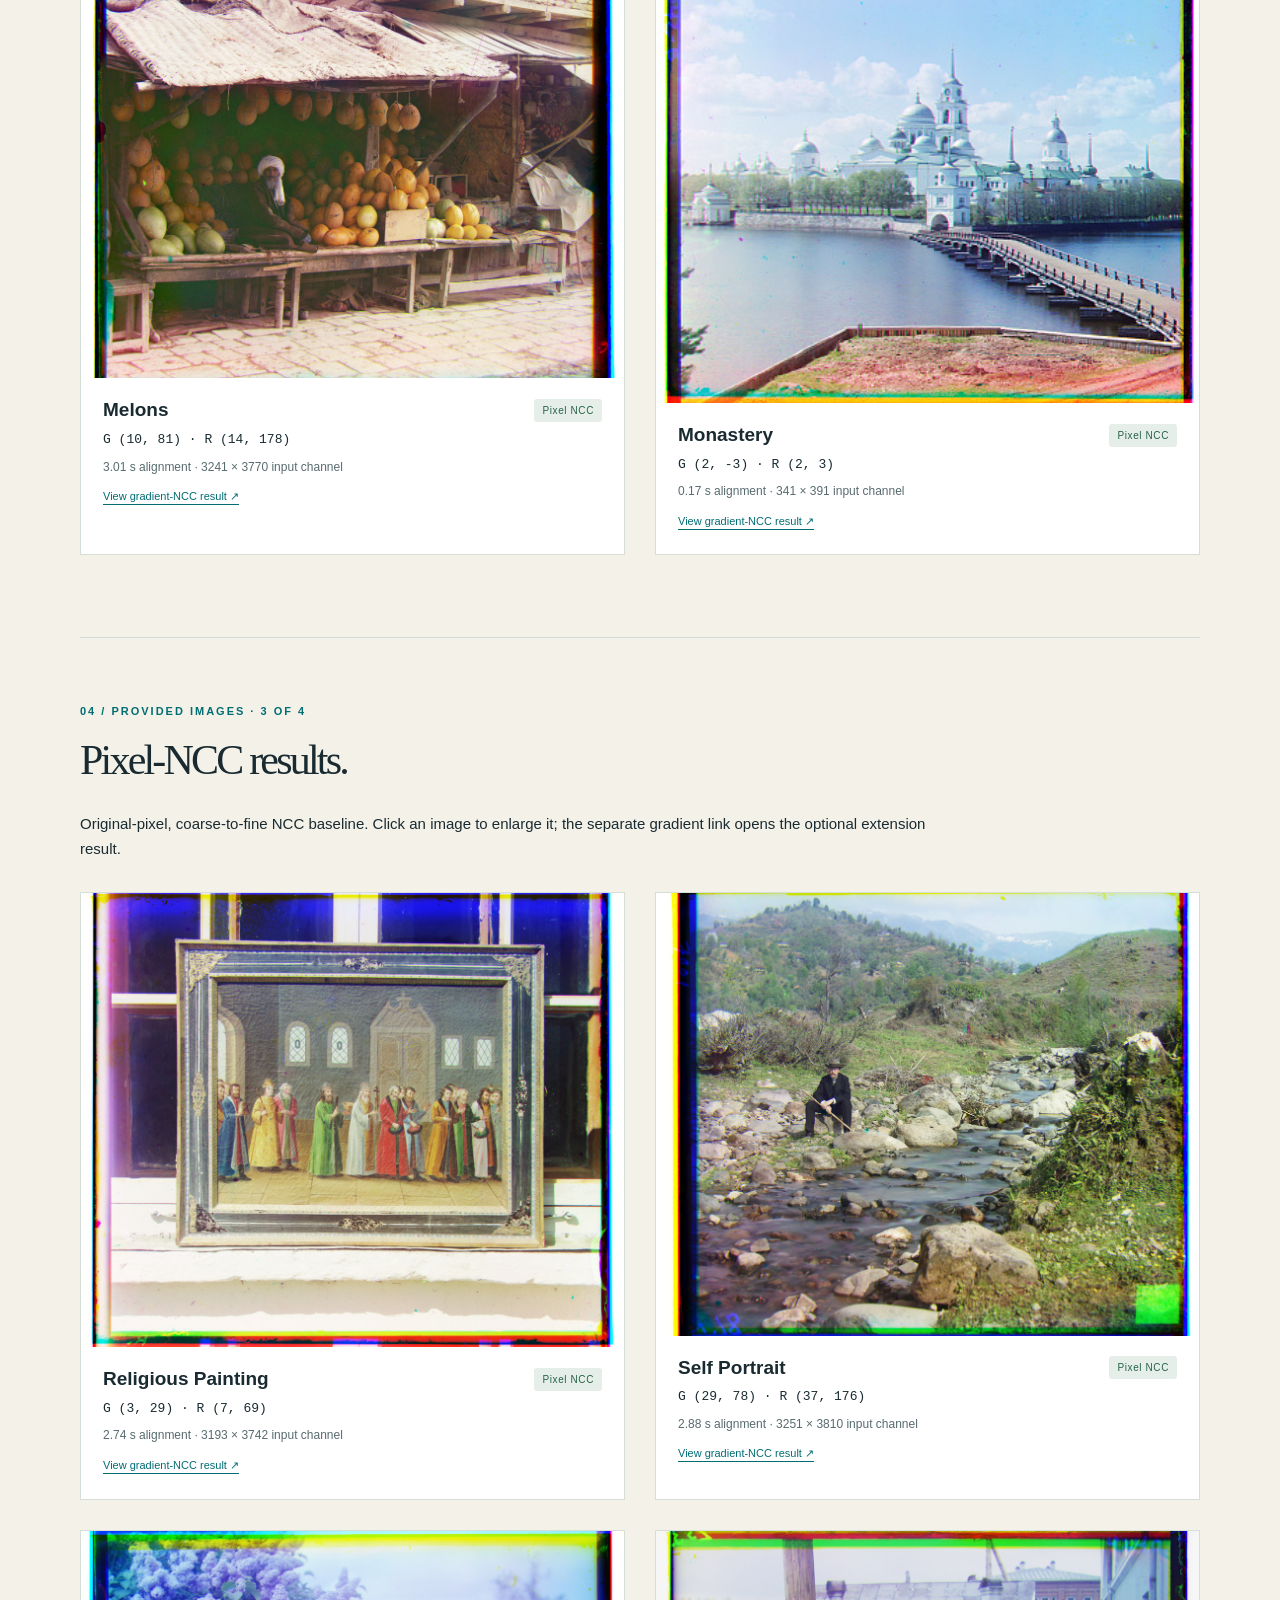
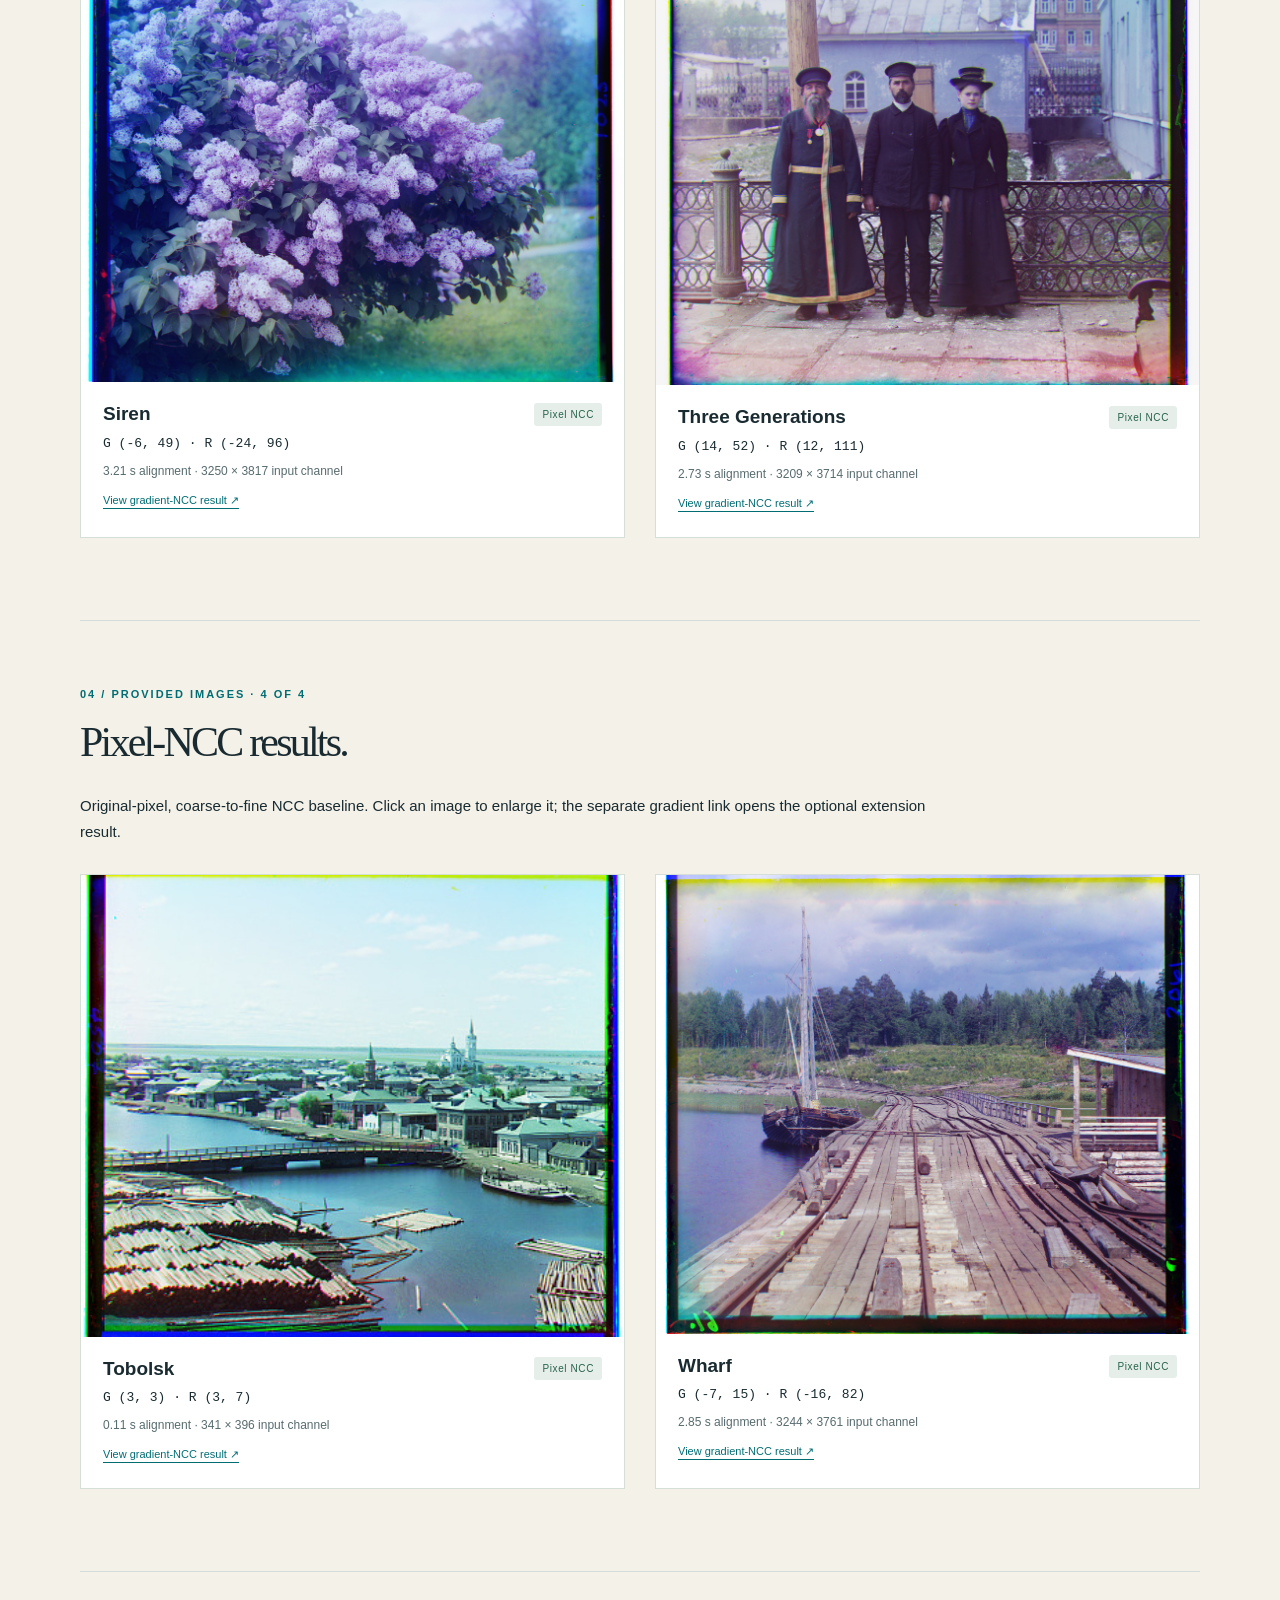
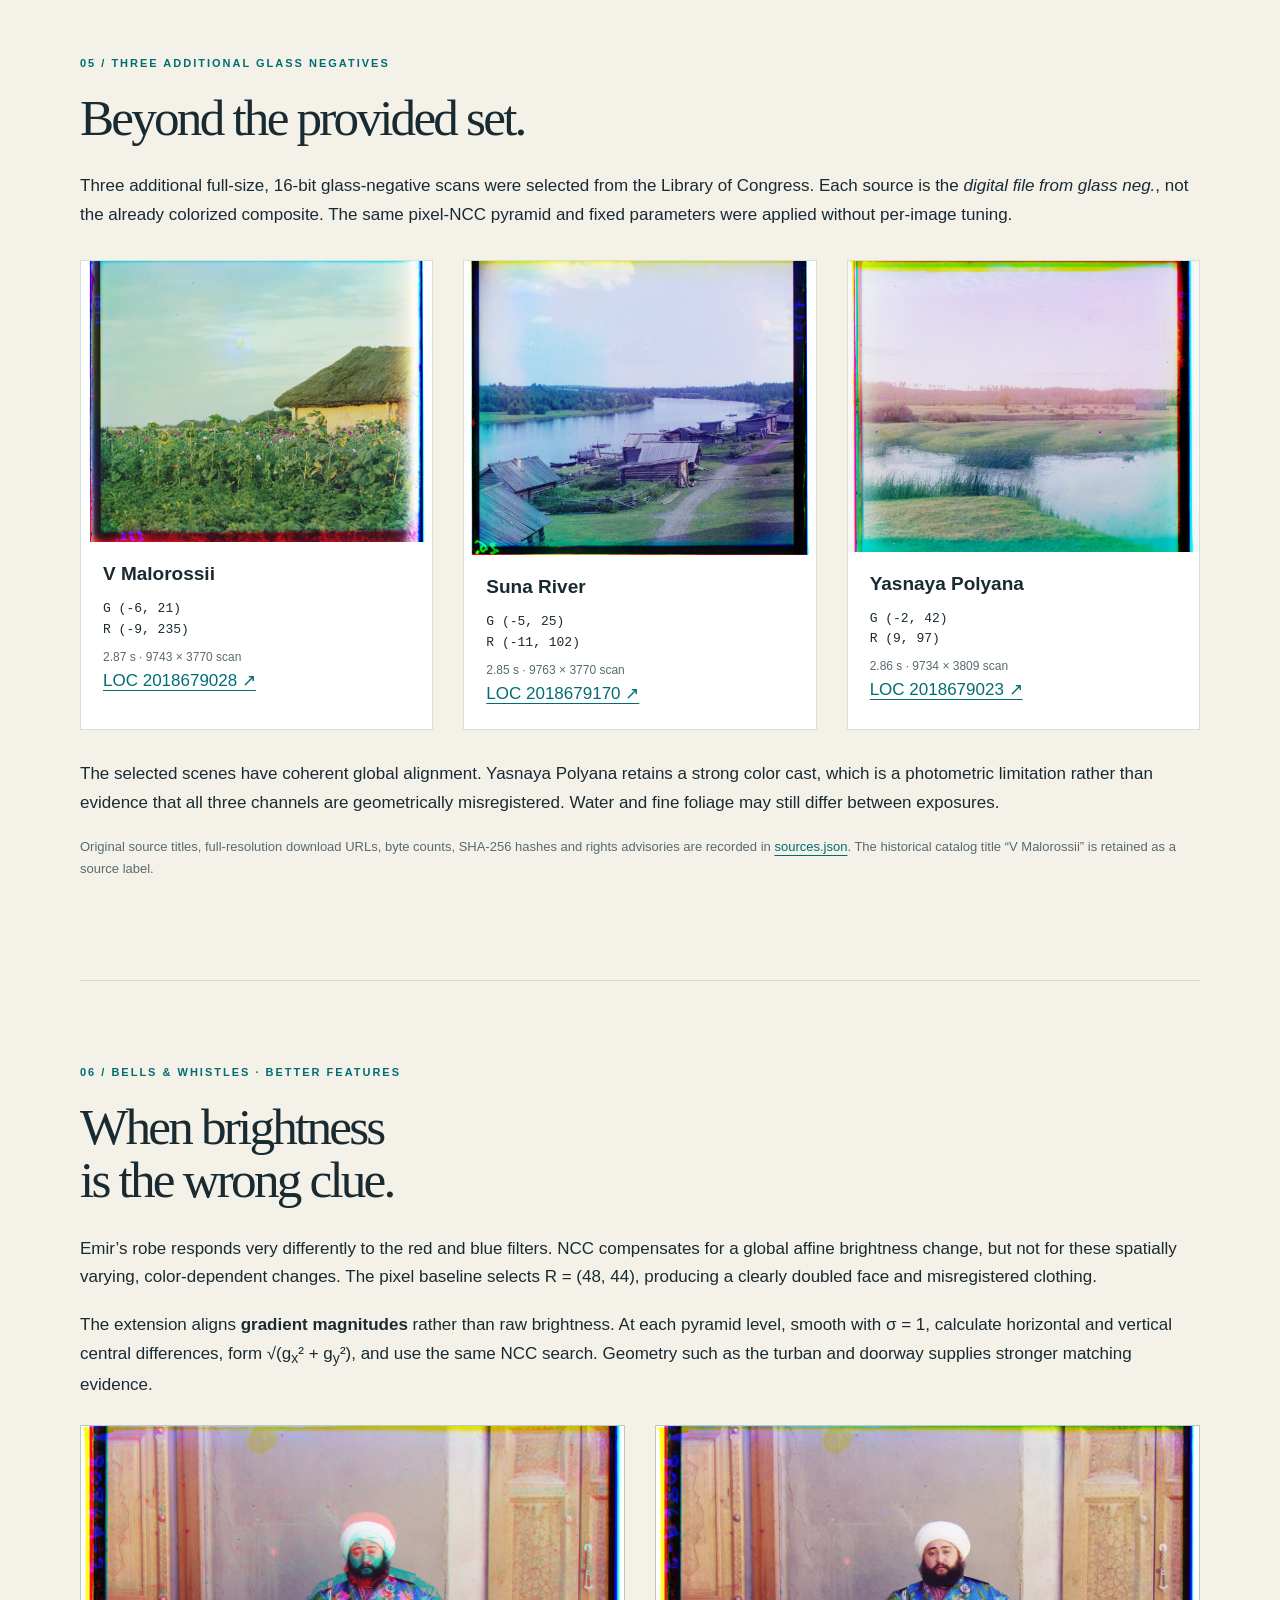
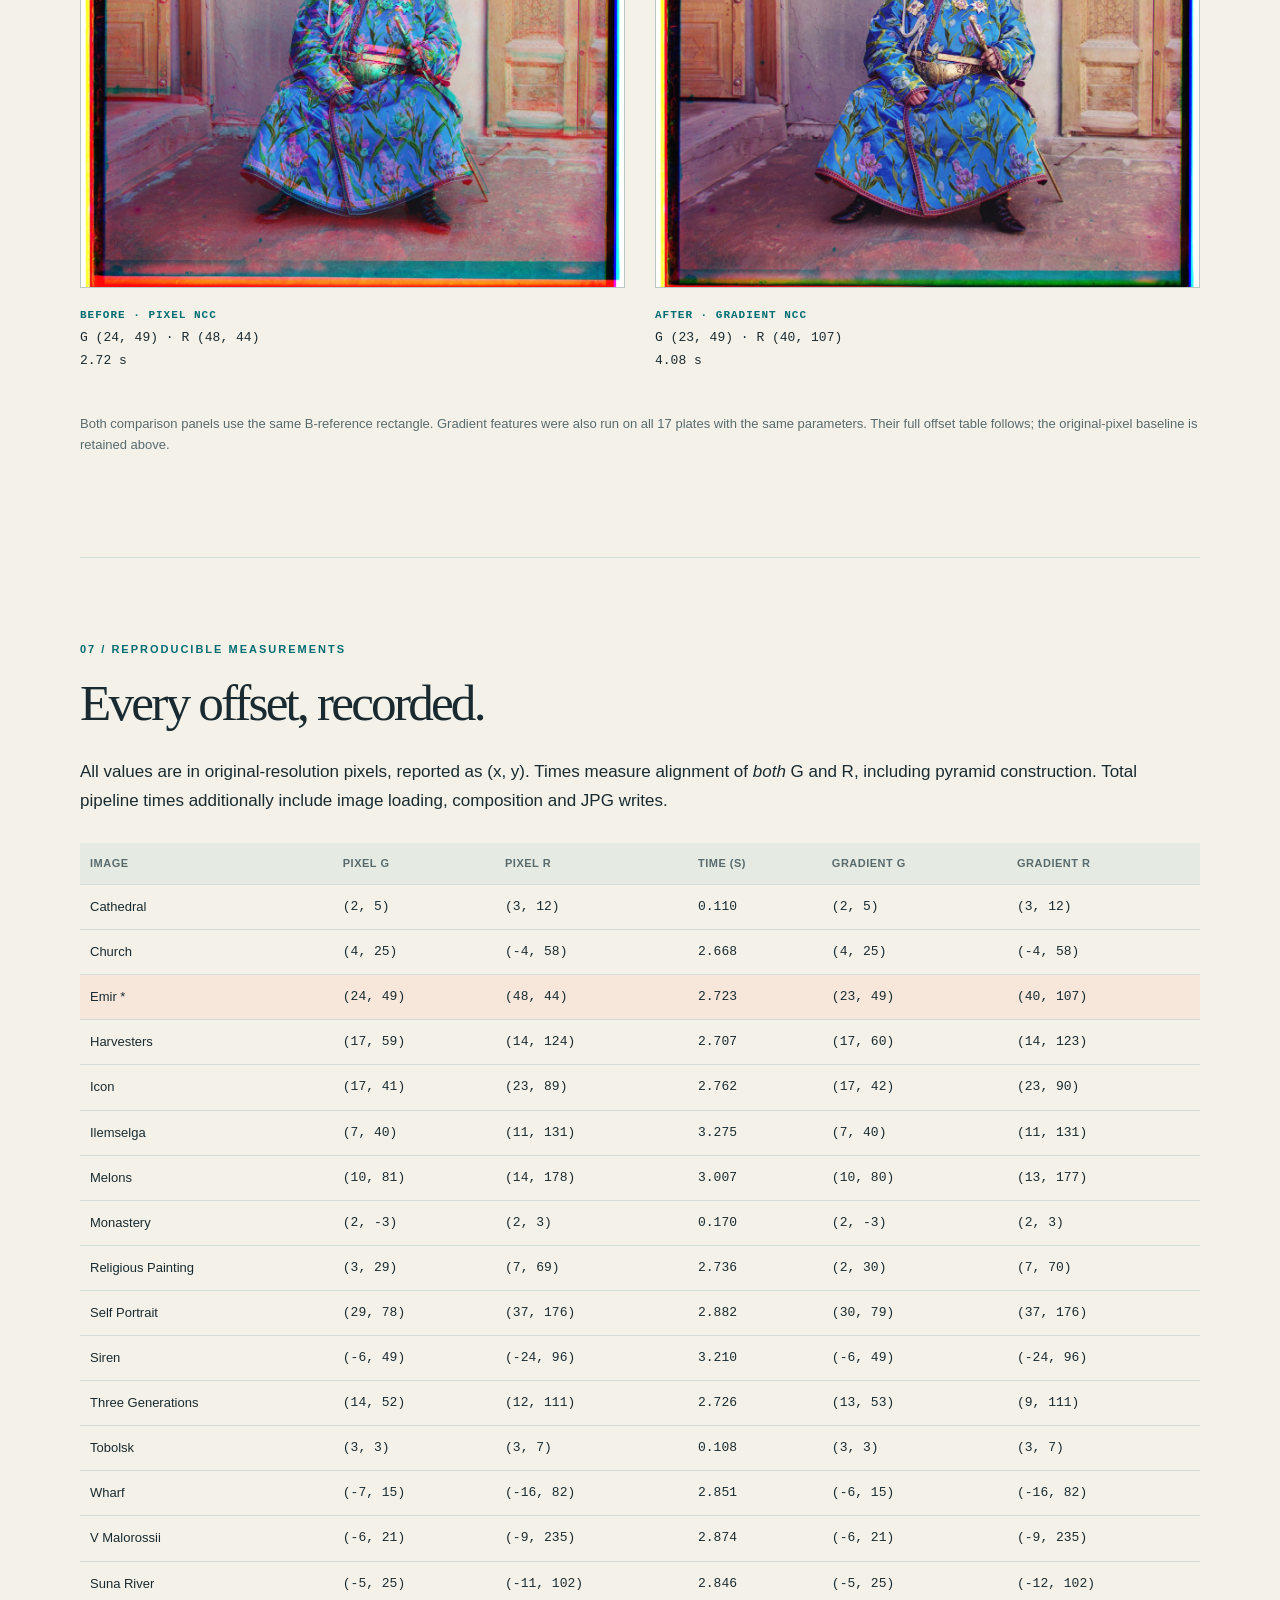
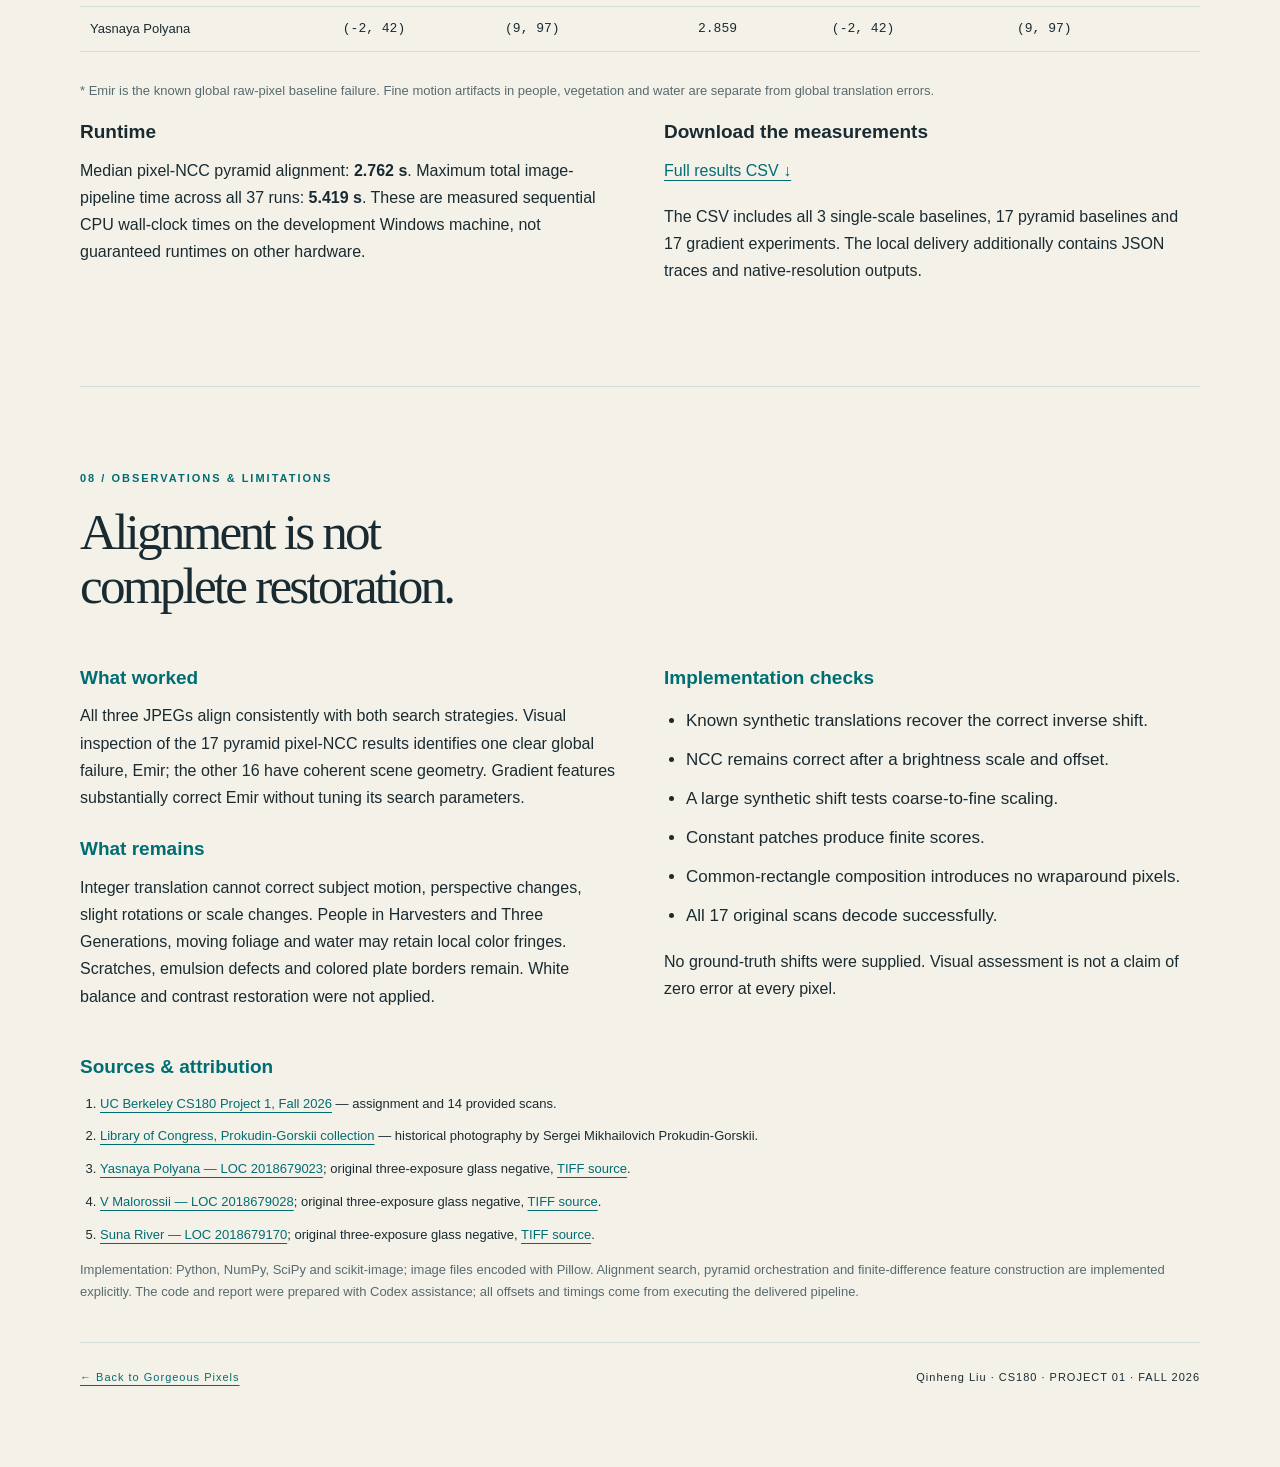
<file: 1/index.html>
<!doctype html>
<html lang="en">
<head>
<meta charset="utf-8"><meta name="viewport" content="width=device-width,initial-scale=1">
<meta name="author" content="Qinheng Liu">
<meta name="description" content="CS180 Project 1: full-resolution color reconstruction of 17 Prokudin-Gorskii glass negatives using NCC and an explicit image pyramid.">
<title>Project 1 · Images of the Russian Empire | Gorgeous Pixels</title>
<link rel="stylesheet" href="style.css">
</head>
<body>
<nav class="topbar"><a class="brand" href="../index.html">GORGEOUS <span>PIXELS</span></a><div><a href="#method">Method</a><a href="#results">Results</a><a href="#extension">Extension</a><a href="#notes">Notes</a></div></nav>
<main>
<header class="hero paper">
  <div class="hero-copy"><p class="eyebrow">UC BERKELEY · CS180 · FALL 2026</p><p class="project-no">PROJECT / 01</p>
  <h1>A century<br>in <em>color.</em></h1>
  <p class="subtitle">Images of the Russian Empire</p>
  <p class="lead">Reconstructing the Prokudin-Gorskii collection, one translated color channel at a time.</p>
  <a class="cta" href="#results">Explore the reconstructions <span>↓</span></a></div>
  <figure class="hero-image"><img src="assets/emir_after.jpg" alt="Aligned color portrait of the Emir of Bukhara, reconstructed using gradient features"><figcaption>EMIR OF BUKHARA · GRADIENT-NCC EXTENSION</figcaption></figure>
  <div class="stats"><div><strong>17</strong><span>full-resolution inputs</span></div><div><strong>3 + 14</strong><span>chosen + provided plates</span></div><div><strong>2.76 s</strong><span>median pyramid-NCC alignment</span></div></div>
</header>

<section id="method" class="paper section">
  <p class="eyebrow">01 / THE RECONSTRUCTION PROBLEM</p><h2>Three exposures.<br>One photograph.</h2>
  <div class="two-col"><div><p>The original scan contains three grayscale exposures stacked vertically: <strong>blue, green, then red</strong>. Each exposure records light through a different filter. A direct RGB stack introduces colored double edges because the camera or subjects moved between exposures.</p><p>The pipeline fixes the blue channel and estimates an integer translation for green and red. After alignment, the channels are stacked in <strong>R, G, B</strong> order. No trained model or prebuilt registration function is used.</p><p>JPG inputs are uint8; the TIFF inputs are uint16. <code>img_as_float32</code> converts both correctly to [0, 1]. The height is divided by three, discarding at most two trailing rows.</p></div>
  <div class="channels"><figure><img src="assets/channel_b.jpg" alt="Blue-filter grayscale exposure"><figcaption><b class="blue">B</b> TOP</figcaption></figure><figure><img src="assets/channel_g.jpg" alt="Green-filter grayscale exposure"><figcaption><b class="green">G</b> MIDDLE</figcaption></figure><figure><img src="assets/channel_r.jpg" alt="Red-filter grayscale exposure"><figcaption><b class="red">R</b> BOTTOM</figcaption></figure><p class="small">Actual channels from cathedral.jpg. Each individual channel is grayscale.</p></div></div>
  <div class="pipeline"><span>Read & normalize</span><i>→</i><span>Split B / G / R</span><i>→</i><span>Estimate shifts</span><i>→</i><span>Compose RGB</span></div>
  <aside><strong>Coordinate convention.</strong> Every result below reports <code>(x, y)</code>: positive x moves a channel right, positive y moves it down, relative to B. Internally, NumPy arrays use <code>(dy, dx)</code>. The conversion is explicit in the output table.</aside>
</section>

<section class="paper section">
  <p class="eyebrow">02 / SINGLE-SCALE ALIGNMENT</p><h2>Search small. Compare carefully.</h2>
  <p>For each moving channel, enumerate all 961 integer offsets in <code>[-15, 15] × [-15, 15]</code>. At each candidate, compare matching interior pixels with normalized cross-correlation (NCC), then retain the maximum score.</p>
  <div class="equation">NCC(A, B) = Σ [(A − μ<sub>A</sub>)(B − μ<sub>B</sub>)] / √[Σ(A − μ<sub>A</sub>)² · Σ(B − μ<sub>B</sub>)²]</div>
  <p>NCC removes the mean and normalizes magnitude, making it less sensitive to affine brightness changes than raw squared differences. The implementation also supports L2; all measured baseline results in this report use NCC. Constant patches receive a finite fallback score.</p>
  <p>Discard an 18% margin for scoring, enlarged when necessary to keep every candidate valid. All candidates within a search use the same reference rectangle. Array slices sample the moving image without circular wraparound. Pixel calculations are vectorized; only candidate shifts are looped over.</p>
  <div class="grid three single-grid"><figure class="result-card"><img src="assets/provided_cathedral_single_intensity.jpg" alt="Single-scale NCC result for Cathedral"><figcaption><h3>Cathedral</h3><p>G (2, 5) · R (3, 12)</p><p>0.261 s alignment</p></figcaption></figure><figure class="result-card"><img src="assets/provided_monastery_single_intensity.jpg" alt="Single-scale NCC result for Monastery"><figcaption><h3>Monastery</h3><p>G (2, -3) · R (2, 3)</p><p>0.393 s alignment</p></figcaption></figure><figure class="result-card"><img src="assets/provided_tobolsk_single_intensity.jpg" alt="Single-scale NCC result for Tobolsk"><figcaption><h3>Tobolsk</h3><p>G (3, 3) · R (3, 7)</p><p>0.271 s alignment</p></figcaption></figure></div>
  <p class="small">All three JPEGs were processed at their original resolution. Their single-scale and pyramid-NCC offsets agree exactly. The results have coherent architectural edges; the original colored plate borders remain visible.</p>
</section>

<section class="paper section">
  <p class="eyebrow">03 / MULTI-SCALE ALIGNMENT</p><h2>Start coarse.<br>Refine to the pixel.</h2>
  <div class="two-col"><div><p>A large TIFF channel contains millions of pixels and may require hundreds of pixels of translation. Enlarging the exhaustive search window at full resolution is wasteful.</p><ol><li>Build the pyramid explicitly: Gaussian smoothing with σ = 1, then sample every second pixel.</li><li>Stop when the shorter dimension is at most 256 pixels.</li><li>At the coarsest level, search ±15 pixels.</li><li>Double the estimated displacement on the next finer level.</li><li>Search ±3 pixels around that prediction, continuing to the full-size image.</li></ol><p>No high-level Gaussian/Laplacian pyramid or automatic alignment routine is called. The same parameters are used for every image.</p></div>
  <div><h3>Actual trace: Melons, red → blue</h3><table class="trace"><thead><tr><th>Level</th><th>Shape (H × W)</th><th>R shift (x, y)</th></tr></thead><tbody><tr><td>4</td><td>203 × 236</td><td>(1, 11)</td></tr><tr><td>3</td><td>406 × 472</td><td>(2, 22)</td></tr><tr><td>2</td><td>811 × 943</td><td>(4, 45)</td></tr><tr><td>1</td><td>1621 × 1885</td><td>(7, 89)</td></tr><tr><td>0</td><td>3241 × 3770</td><td>(14, 178)</td></tr></tbody></table><p class="small">Level 0 is the original channel. The large displacement is recovered incrementally rather than through a huge full-resolution window.</p></div></div>
  <aside><strong>Full-resolution guarantee.</strong> Every provided TIFF and all three selected TIFFs are read at their native resolution. Final-level NCC scores use every pixel in the valid interior, with no stride sampling. Web images are smaller copies of the finished native-resolution JPGs.</aside>
  <p class="small">The final output is cropped only to the common valid rectangle of B, shifted G and shifted R. This removes invalid translation strips, not the historical plate border. It is not claimed as automatic border detection.</p>
</section>


<section id="results" class="paper section gallery-page">
  <p class="eyebrow">04 / PROVIDED IMAGES · 1 OF 4</p><h2>Pixel-NCC results.</h2>
  <p class="section-intro">Original-pixel, coarse-to-fine NCC baseline. Click an image to enlarge it; the separate gradient link opens the optional extension result.</p>
  <div class="grid two"><figure class="result-card"><button class="image-button" data-lightbox="assets/provided_cathedral_pyramid_intensity.jpg" data-title="Cathedral · pixel NCC" aria-label="Enlarge Cathedral"><img src="assets/provided_cathedral_pyramid_intensity.jpg" alt="Pyramid pixel-NCC reconstruction of Cathedral"></button><figcaption><div class="card-heading"><h3>Cathedral</h3><span class="tag ">Pixel NCC</span></div><p>G (2, 5) · R (3, 12)</p><p class="small">0.11 s alignment · 341 × 390 input channel</p><a class="extension-link" href="assets/provided_cathedral_pyramid_gradient.jpg" target="_blank" rel="noopener">View gradient-NCC result ↗</a></figcaption></figure><figure class="result-card"><button class="image-button" data-lightbox="assets/provided_church_pyramid_intensity.jpg" data-title="Church · pixel NCC" aria-label="Enlarge Church"><img src="assets/provided_church_pyramid_intensity.jpg" alt="Pyramid pixel-NCC reconstruction of Church"></button><figcaption><div class="card-heading"><h3>Church</h3><span class="tag ">Pixel NCC</span></div><p>G (4, 25) · R (-4, 58)</p><p class="small">2.67 s alignment · 3202 × 3634 input channel</p><a class="extension-link" href="assets/provided_church_pyramid_gradient.jpg" target="_blank" rel="noopener">View gradient-NCC result ↗</a></figcaption></figure><figure class="result-card"><button class="image-button" data-lightbox="assets/provided_emir_pyramid_intensity.jpg" data-title="Emir · pixel NCC" aria-label="Enlarge Emir"><img src="assets/provided_emir_pyramid_intensity.jpg" alt="Pyramid pixel-NCC reconstruction of Emir"></button><figcaption><div class="card-heading"><h3>Emir</h3><span class="tag failure">Baseline failure</span></div><p>G (24, 49) · R (48, 44)</p><p class="small">2.72 s alignment · 3209 × 3702 input channel</p><a class="extension-link" href="assets/provided_emir_pyramid_gradient.jpg" target="_blank" rel="noopener">View gradient-NCC result ↗</a></figcaption></figure><figure class="result-card"><button class="image-button" data-lightbox="assets/provided_harvesters_pyramid_intensity.jpg" data-title="Harvesters · pixel NCC" aria-label="Enlarge Harvesters"><img src="assets/provided_harvesters_pyramid_intensity.jpg" alt="Pyramid pixel-NCC reconstruction of Harvesters"></button><figcaption><div class="card-heading"><h3>Harvesters</h3><span class="tag ">Pixel NCC</span></div><p>G (17, 59) · R (14, 124)</p><p class="small">2.71 s alignment · 3218 × 3683 input channel</p><a class="extension-link" href="assets/provided_harvesters_pyramid_gradient.jpg" target="_blank" rel="noopener">View gradient-NCC result ↗</a></figcaption></figure></div>
  <p class="small">Emir is the clear global baseline failure: different filter responses in the blue robe mislead raw-pixel matching. Its corrected gradient result is analyzed in Section 06.</p>
</section>

<section  class="paper section gallery-page">
  <p class="eyebrow">04 / PROVIDED IMAGES · 2 OF 4</p><h2>Pixel-NCC results.</h2>
  <p class="section-intro">Original-pixel, coarse-to-fine NCC baseline. Click an image to enlarge it; the separate gradient link opens the optional extension result.</p>
  <div class="grid two"><figure class="result-card"><button class="image-button" data-lightbox="assets/provided_icon_pyramid_intensity.jpg" data-title="Icon · pixel NCC" aria-label="Enlarge Icon"><img src="assets/provided_icon_pyramid_intensity.jpg" alt="Pyramid pixel-NCC reconstruction of Icon"></button><figcaption><div class="card-heading"><h3>Icon</h3><span class="tag ">Pixel NCC</span></div><p>G (17, 41) · R (23, 89)</p><p class="small">2.76 s alignment · 3244 × 3741 input channel</p><a class="extension-link" href="assets/provided_icon_pyramid_gradient.jpg" target="_blank" rel="noopener">View gradient-NCC result ↗</a></figcaption></figure><figure class="result-card"><button class="image-button" data-lightbox="assets/provided_ilemselga_pyramid_intensity.jpg" data-title="Ilemselga · pixel NCC" aria-label="Enlarge Ilemselga"><img src="assets/provided_ilemselga_pyramid_intensity.jpg" alt="Pyramid pixel-NCC reconstruction of Ilemselga"></button><figcaption><div class="card-heading"><h3>Ilemselga</h3><span class="tag ">Pixel NCC</span></div><p>G (7, 40) · R (11, 131)</p><p class="small">3.27 s alignment · 3270 × 3800 input channel</p><a class="extension-link" href="assets/provided_ilemselga_pyramid_gradient.jpg" target="_blank" rel="noopener">View gradient-NCC result ↗</a></figcaption></figure><figure class="result-card"><button class="image-button" data-lightbox="assets/provided_melons_pyramid_intensity.jpg" data-title="Melons · pixel NCC" aria-label="Enlarge Melons"><img src="assets/provided_melons_pyramid_intensity.jpg" alt="Pyramid pixel-NCC reconstruction of Melons"></button><figcaption><div class="card-heading"><h3>Melons</h3><span class="tag ">Pixel NCC</span></div><p>G (10, 81) · R (14, 178)</p><p class="small">3.01 s alignment · 3241 × 3770 input channel</p><a class="extension-link" href="assets/provided_melons_pyramid_gradient.jpg" target="_blank" rel="noopener">View gradient-NCC result ↗</a></figcaption></figure><figure class="result-card"><button class="image-button" data-lightbox="assets/provided_monastery_pyramid_intensity.jpg" data-title="Monastery · pixel NCC" aria-label="Enlarge Monastery"><img src="assets/provided_monastery_pyramid_intensity.jpg" alt="Pyramid pixel-NCC reconstruction of Monastery"></button><figcaption><div class="card-heading"><h3>Monastery</h3><span class="tag ">Pixel NCC</span></div><p>G (2, -3) · R (2, 3)</p><p class="small">0.17 s alignment · 341 × 391 input channel</p><a class="extension-link" href="assets/provided_monastery_pyramid_gradient.jpg" target="_blank" rel="noopener">View gradient-NCC result ↗</a></figcaption></figure></div>
  
</section>

<section  class="paper section gallery-page">
  <p class="eyebrow">04 / PROVIDED IMAGES · 3 OF 4</p><h2>Pixel-NCC results.</h2>
  <p class="section-intro">Original-pixel, coarse-to-fine NCC baseline. Click an image to enlarge it; the separate gradient link opens the optional extension result.</p>
  <div class="grid two"><figure class="result-card"><button class="image-button" data-lightbox="assets/provided_religous_painting_pyramid_intensity.jpg" data-title="Religious Painting · pixel NCC" aria-label="Enlarge Religious Painting"><img src="assets/provided_religous_painting_pyramid_intensity.jpg" alt="Pyramid pixel-NCC reconstruction of Religious Painting"></button><figcaption><div class="card-heading"><h3>Religious Painting</h3><span class="tag ">Pixel NCC</span></div><p>G (3, 29) · R (7, 69)</p><p class="small">2.74 s alignment · 3193 × 3742 input channel</p><a class="extension-link" href="assets/provided_religous_painting_pyramid_gradient.jpg" target="_blank" rel="noopener">View gradient-NCC result ↗</a></figcaption></figure><figure class="result-card"><button class="image-button" data-lightbox="assets/provided_self_portrait_pyramid_intensity.jpg" data-title="Self Portrait · pixel NCC" aria-label="Enlarge Self Portrait"><img src="assets/provided_self_portrait_pyramid_intensity.jpg" alt="Pyramid pixel-NCC reconstruction of Self Portrait"></button><figcaption><div class="card-heading"><h3>Self Portrait</h3><span class="tag ">Pixel NCC</span></div><p>G (29, 78) · R (37, 176)</p><p class="small">2.88 s alignment · 3251 × 3810 input channel</p><a class="extension-link" href="assets/provided_self_portrait_pyramid_gradient.jpg" target="_blank" rel="noopener">View gradient-NCC result ↗</a></figcaption></figure><figure class="result-card"><button class="image-button" data-lightbox="assets/provided_siren_pyramid_intensity.jpg" data-title="Siren · pixel NCC" aria-label="Enlarge Siren"><img src="assets/provided_siren_pyramid_intensity.jpg" alt="Pyramid pixel-NCC reconstruction of Siren"></button><figcaption><div class="card-heading"><h3>Siren</h3><span class="tag ">Pixel NCC</span></div><p>G (-6, 49) · R (-24, 96)</p><p class="small">3.21 s alignment · 3250 × 3817 input channel</p><a class="extension-link" href="assets/provided_siren_pyramid_gradient.jpg" target="_blank" rel="noopener">View gradient-NCC result ↗</a></figcaption></figure><figure class="result-card"><button class="image-button" data-lightbox="assets/provided_three_generations_pyramid_intensity.jpg" data-title="Three Generations · pixel NCC" aria-label="Enlarge Three Generations"><img src="assets/provided_three_generations_pyramid_intensity.jpg" alt="Pyramid pixel-NCC reconstruction of Three Generations"></button><figcaption><div class="card-heading"><h3>Three Generations</h3><span class="tag ">Pixel NCC</span></div><p>G (14, 52) · R (12, 111)</p><p class="small">2.73 s alignment · 3209 × 3714 input channel</p><a class="extension-link" href="assets/provided_three_generations_pyramid_gradient.jpg" target="_blank" rel="noopener">View gradient-NCC result ↗</a></figcaption></figure></div>
  
</section>

<section  class="paper section gallery-page">
  <p class="eyebrow">04 / PROVIDED IMAGES · 4 OF 4</p><h2>Pixel-NCC results.</h2>
  <p class="section-intro">Original-pixel, coarse-to-fine NCC baseline. Click an image to enlarge it; the separate gradient link opens the optional extension result.</p>
  <div class="grid two"><figure class="result-card"><button class="image-button" data-lightbox="assets/provided_tobolsk_pyramid_intensity.jpg" data-title="Tobolsk · pixel NCC" aria-label="Enlarge Tobolsk"><img src="assets/provided_tobolsk_pyramid_intensity.jpg" alt="Pyramid pixel-NCC reconstruction of Tobolsk"></button><figcaption><div class="card-heading"><h3>Tobolsk</h3><span class="tag ">Pixel NCC</span></div><p>G (3, 3) · R (3, 7)</p><p class="small">0.11 s alignment · 341 × 396 input channel</p><a class="extension-link" href="assets/provided_tobolsk_pyramid_gradient.jpg" target="_blank" rel="noopener">View gradient-NCC result ↗</a></figcaption></figure><figure class="result-card"><button class="image-button" data-lightbox="assets/provided_wharf_pyramid_intensity.jpg" data-title="Wharf · pixel NCC" aria-label="Enlarge Wharf"><img src="assets/provided_wharf_pyramid_intensity.jpg" alt="Pyramid pixel-NCC reconstruction of Wharf"></button><figcaption><div class="card-heading"><h3>Wharf</h3><span class="tag ">Pixel NCC</span></div><p>G (-7, 15) · R (-16, 82)</p><p class="small">2.85 s alignment · 3244 × 3761 input channel</p><a class="extension-link" href="assets/provided_wharf_pyramid_gradient.jpg" target="_blank" rel="noopener">View gradient-NCC result ↗</a></figcaption></figure></div>
  
</section>


<section class="paper section">
  <p class="eyebrow">05 / THREE ADDITIONAL GLASS NEGATIVES</p><h2>Beyond the provided set.</h2>
  <p>Three additional full-size, 16-bit glass-negative scans were selected from the Library of Congress. Each source is the <em>digital file from glass neg.</em>, not the already colorized composite. The same pixel-NCC pyramid and fixed parameters were applied without per-image tuning.</p>
  <div class="grid three custom-grid"><figure class="result-card"><button class="image-button" data-lightbox="assets/custom_custom_malorossiya_pyramid_intensity.jpg" data-title="V Malorossii · selected plate" aria-label="Enlarge V Malorossii"><img src="assets/custom_custom_malorossiya_pyramid_intensity.jpg" alt="Pixel-NCC reconstruction of V Malorossii"></button><figcaption><h3>V Malorossii</h3><p>G (-6, 21)<br>R (-9, 235)</p><p class="small">2.87 s · 9743 × 3770 scan</p><a href="https://www.loc.gov/item/2018679028/">LOC 2018679028 ↗</a></figcaption></figure><figure class="result-card"><button class="image-button" data-lightbox="assets/custom_custom_suna_river_pyramid_intensity.jpg" data-title="Suna River · selected plate" aria-label="Enlarge Suna River"><img src="assets/custom_custom_suna_river_pyramid_intensity.jpg" alt="Pixel-NCC reconstruction of Suna River"></button><figcaption><h3>Suna River</h3><p>G (-5, 25)<br>R (-11, 102)</p><p class="small">2.85 s · 9763 × 3770 scan</p><a href="https://www.loc.gov/item/2018679170/">LOC 2018679170 ↗</a></figcaption></figure><figure class="result-card"><button class="image-button" data-lightbox="assets/custom_custom_yasnaya_polyana_pyramid_intensity.jpg" data-title="Yasnaya Polyana · selected plate" aria-label="Enlarge Yasnaya Polyana"><img src="assets/custom_custom_yasnaya_polyana_pyramid_intensity.jpg" alt="Pixel-NCC reconstruction of Yasnaya Polyana"></button><figcaption><h3>Yasnaya Polyana</h3><p>G (-2, 42)<br>R (9, 97)</p><p class="small">2.86 s · 9734 × 3809 scan</p><a href="https://www.loc.gov/item/2018679023/">LOC 2018679023 ↗</a></figcaption></figure></div>
  <p>The selected scenes have coherent global alignment. Yasnaya Polyana retains a strong color cast, which is a photometric limitation rather than evidence that all three channels are geometrically misregistered. Water and fine foliage may still differ between exposures.</p>
  <p class="small">Original source titles, full-resolution download URLs, byte counts, SHA-256 hashes and rights advisories are recorded in <a href="sources.json">sources.json</a>. The historical catalog title “V Malorossii” is retained as a source label.</p>
</section>

<section id="extension" class="paper section">
  <p class="eyebrow">06 / BELLS & WHISTLES · BETTER FEATURES</p><h2>When brightness<br>is the wrong clue.</h2>
  <p>Emir’s robe responds very differently to the red and blue filters. NCC compensates for a global affine brightness change, but not for these spatially varying, color-dependent changes. The pixel baseline selects R = (48, 44), producing a clearly doubled face and misregistered clothing.</p>
  <p>The extension aligns <strong>gradient magnitudes</strong> rather than raw brightness. At each pyramid level, smooth with σ = 1, calculate horizontal and vertical central differences, form √(g<sub>x</sub>² + g<sub>y</sub>²), and use the same NCC search. Geometry such as the turban and doorway supplies stronger matching evidence.</p>
  <div class="grid two comparison"><figure><img src="assets/emir_before.jpg" alt="Emir before improvement: pixel NCC with doubled face"><figcaption><strong>BEFORE · PIXEL NCC</strong><br>G (24, 49) · R (48, 44)<br>2.72 s</figcaption></figure><figure><img src="assets/emir_after.jpg" alt="Emir after improvement: gradient NCC aligns face and robe"><figcaption><strong>AFTER · GRADIENT NCC</strong><br>G (23, 49) · R (40, 107)<br>4.08 s</figcaption></figure></div>
  <p class="small">Both comparison panels use the same B-reference rectangle. Gradient features were also run on all 17 plates with the same parameters. Their full offset table follows; the original-pixel baseline is retained above.</p>
</section>

<section class="paper section metrics-page">
  <p class="eyebrow">07 / REPRODUCIBLE MEASUREMENTS</p><h2>Every offset, recorded.</h2>
  <p>All values are in original-resolution pixels, reported as (x, y). Times measure alignment of <em>both</em> G and R, including pyramid construction. Total pipeline times additionally include image loading, composition and JPG writes.</p>
  <div class="table-wrap"><table><thead><tr><th>Image</th><th>Pixel G</th><th>Pixel R</th><th>Time (s)</th><th>Gradient G</th><th>Gradient R</th></tr></thead><tbody><tr class=""><td>Cathedral</td><td>(2, 5)</td><td>(3, 12)</td><td>0.110</td><td>(2, 5)</td><td>(3, 12)</td></tr><tr class=""><td>Church</td><td>(4, 25)</td><td>(-4, 58)</td><td>2.668</td><td>(4, 25)</td><td>(-4, 58)</td></tr><tr class="highlight-row"><td>Emir *</td><td>(24, 49)</td><td>(48, 44)</td><td>2.723</td><td>(23, 49)</td><td>(40, 107)</td></tr><tr class=""><td>Harvesters</td><td>(17, 59)</td><td>(14, 124)</td><td>2.707</td><td>(17, 60)</td><td>(14, 123)</td></tr><tr class=""><td>Icon</td><td>(17, 41)</td><td>(23, 89)</td><td>2.762</td><td>(17, 42)</td><td>(23, 90)</td></tr><tr class=""><td>Ilemselga</td><td>(7, 40)</td><td>(11, 131)</td><td>3.275</td><td>(7, 40)</td><td>(11, 131)</td></tr><tr class=""><td>Melons</td><td>(10, 81)</td><td>(14, 178)</td><td>3.007</td><td>(10, 80)</td><td>(13, 177)</td></tr><tr class=""><td>Monastery</td><td>(2, -3)</td><td>(2, 3)</td><td>0.170</td><td>(2, -3)</td><td>(2, 3)</td></tr><tr class=""><td>Religious Painting</td><td>(3, 29)</td><td>(7, 69)</td><td>2.736</td><td>(2, 30)</td><td>(7, 70)</td></tr><tr class=""><td>Self Portrait</td><td>(29, 78)</td><td>(37, 176)</td><td>2.882</td><td>(30, 79)</td><td>(37, 176)</td></tr><tr class=""><td>Siren</td><td>(-6, 49)</td><td>(-24, 96)</td><td>3.210</td><td>(-6, 49)</td><td>(-24, 96)</td></tr><tr class=""><td>Three Generations</td><td>(14, 52)</td><td>(12, 111)</td><td>2.726</td><td>(13, 53)</td><td>(9, 111)</td></tr><tr class=""><td>Tobolsk</td><td>(3, 3)</td><td>(3, 7)</td><td>0.108</td><td>(3, 3)</td><td>(3, 7)</td></tr><tr class=""><td>Wharf</td><td>(-7, 15)</td><td>(-16, 82)</td><td>2.851</td><td>(-6, 15)</td><td>(-16, 82)</td></tr><tr class=""><td>V Malorossii</td><td>(-6, 21)</td><td>(-9, 235)</td><td>2.874</td><td>(-6, 21)</td><td>(-9, 235)</td></tr><tr class=""><td>Suna River</td><td>(-5, 25)</td><td>(-11, 102)</td><td>2.846</td><td>(-5, 25)</td><td>(-12, 102)</td></tr><tr class=""><td>Yasnaya Polyana</td><td>(-2, 42)</td><td>(9, 97)</td><td>2.859</td><td>(-2, 42)</td><td>(9, 97)</td></tr></tbody></table></div>
  <p class="small">* Emir is the known global raw-pixel baseline failure. Fine motion artifacts in people, vegetation and water are separate from global translation errors.</p>
  <div class="two-col"><div><h3>Runtime</h3><p>Median pixel-NCC pyramid alignment: <strong>2.762 s</strong>. Maximum total image-pipeline time across all 37 runs: <strong>5.419 s</strong>. These are measured sequential CPU wall-clock times on the development Windows machine, not guaranteed runtimes on other hardware.</p></div><div><h3>Download the measurements</h3><p><a href="metrics.csv" download>Full results CSV ↓</a></p><p>The CSV includes all 3 single-scale baselines, 17 pyramid baselines and 17 gradient experiments. The local delivery additionally contains JSON traces and native-resolution outputs.</p></div></div>
</section>

<section id="notes" class="paper section closing">
  <p class="eyebrow">08 / OBSERVATIONS & LIMITATIONS</p><h2>Alignment is not<br>complete restoration.</h2>
  <div class="two-col"><div><h3>What worked</h3><p>All three JPEGs align consistently with both search strategies. Visual inspection of the 17 pyramid pixel-NCC results identifies one clear global failure, Emir; the other 16 have coherent scene geometry. Gradient features substantially correct Emir without tuning its search parameters.</p><h3>What remains</h3><p>Integer translation cannot correct subject motion, perspective changes, slight rotations or scale changes. People in Harvesters and Three Generations, moving foliage and water may retain local color fringes. Scratches, emulsion defects and colored plate borders remain. White balance and contrast restoration were not applied.</p></div><div><h3>Implementation checks</h3><ul><li>Known synthetic translations recover the correct inverse shift.</li><li>NCC remains correct after a brightness scale and offset.</li><li>A large synthetic shift tests coarse-to-fine scaling.</li><li>Constant patches produce finite scores.</li><li>Common-rectangle composition introduces no wraparound pixels.</li><li>All 17 original scans decode successfully.</li></ul><p>No ground-truth shifts were supplied. Visual assessment is not a claim of zero error at every pixel.</p></div></div>
  <h3>Sources & attribution</h3><ol class="references"><li><a href="https://cal-cs180.github.io/fa26/hw/proj1/index.html">UC Berkeley CS180 Project 1, Fall 2026</a> — assignment and 14 provided scans.</li><li><a href="https://www.loc.gov/collections/prokudin-gorskii/">Library of Congress, Prokudin-Gorskii collection</a> — historical photography by Sergei Mikhailovich Prokudin-Gorskii.</li><li><a href="https://www.loc.gov/item/2018679023/">Yasnaya Polyana — LOC 2018679023</a>; original three-exposure glass negative, <a href="https://tile.loc.gov/storage-services/master/pnp/prok/00100/00159a.tif">TIFF source</a>.</li><li><a href="https://www.loc.gov/item/2018679028/">V Malorossii — LOC 2018679028</a>; original three-exposure glass negative, <a href="https://tile.loc.gov/storage-services/master/pnp/prok/00100/00164a.tif">TIFF source</a>.</li><li><a href="https://www.loc.gov/item/2018679170/">Suna River — LOC 2018679170</a>; original three-exposure glass negative, <a href="https://tile.loc.gov/storage-services/master/pnp/prok/00100/00167a.tif">TIFF source</a>.</li></ol>
  <p class="small">Implementation: Python, NumPy, SciPy and scikit-image; image files encoded with Pillow. Alignment search, pyramid orchestration and finite-difference feature construction are implemented explicitly. The code and report were prepared with Codex assistance; all offsets and timings come from executing the delivered pipeline.</p>
  <footer><a href="../index.html">← Back to Gorgeous Pixels</a><span>Qinheng Liu · CS180 · PROJECT 01 · FALL 2026</span></footer>
</section>
</main>
<dialog id="lightbox"><button id="close-lightbox" aria-label="Close enlarged image">×</button><img id="lightbox-image" alt=""><p id="lightbox-title"></p></dialog>
<script src="report.js"></script>
</body></html>
</file>
<file: 1/style.css>
:root{--navy:#080f20;--paper:#f4f1e9;--ink:#192b31;--muted:#586b6f;--teal:#006d73;--line:#d3dcd8;--cyan:#8bdff2}*{box-sizing:border-box}html{scroll-behavior:smooth;scroll-padding-top:85px}body{margin:0;background:var(--paper);color:var(--ink);font-family:'Segoe UI',Arial,sans-serif;font-size:17px;line-height:1.7}a{color:var(--teal);text-underline-offset:4px}a:hover{color:#00434b}button{font:inherit}.topbar{height:74px;background:var(--navy);padding:0 5%;display:flex;align-items:center;justify-content:space-between;position:sticky;top:0;z-index:5}.topbar a{color:#dfe9ed;text-decoration:none;font-size:13px}.topbar .brand{font-weight:700;letter-spacing:2px}.brand span{color:var(--cyan)}.topbar div{display:flex;gap:25px}.hero{background:var(--navy);color:#fff;display:grid;grid-template-columns:1fr 1fr;gap:30px 65px;padding:65px max(5%,calc((100% - 1120px)/2)) 40px;align-items:center}.eyebrow{font-size:11px;letter-spacing:2px;font-weight:700;color:var(--teal);margin:0 0 18px}.hero .eyebrow{color:var(--cyan)}.project-no{font:12px Consolas,monospace;color:#9ba9c4;letter-spacing:3px;margin:25px 0 14px}h1,h2{font-family:Georgia,'Times New Roman',serif;font-weight:400;letter-spacing:-2.8px;line-height:1.04}h1{font-size:clamp(62px,6.4vw,94px);margin:15px 0 25px}h1 em{color:var(--cyan);font-weight:400}h2{font-size:clamp(38px,4vw,57px);margin:0 0 28px}h3{font-size:19px;line-height:1.3;margin:0 0 12px}p{margin:0 0 19px}.subtitle{font-size:23px;color:#e7edf1}.lead{font-size:18px;max-width:460px;color:#b4c4ce}.cta{display:inline-flex;align-items:center;gap:20px;color:var(--cyan);text-decoration:none;border-bottom:1px solid #677f95;padding:15px 0;font-size:14px}.cta:hover{color:white}.hero figure{margin:0}.hero-image img{width:100%;display:block;box-shadow:0 20px 60px #0007}.hero-image figcaption{font:10px Consolas,monospace;letter-spacing:1.5px;color:#9fb2bb;padding-top:13px}.stats{grid-column:1/-1;display:grid;grid-template-columns:repeat(3,1fr);border-top:1px solid #344153;margin-top:16px;padding-top:26px}.stats>div{display:flex;flex-direction:column}.stats strong{font:36px Georgia,serif;color:#eef8f9}.stats span{font-size:12px;color:#9cabb9;margin-top:6px}.section{max-width:1120px;margin:auto;padding:82px 0;border-bottom:1px solid var(--line)}.two-col{display:grid;grid-template-columns:1fr 1fr;gap:48px}.two-col>div{min-width:0}.two-col p{font-size:16px}.channels{display:grid;grid-template-columns:repeat(3,1fr);gap:12px;align-content:start;padding-top:8px}.channels figure{margin:0}.channels img{width:100%;display:block}.channels figcaption{font-size:10px;margin-top:10px}.channels b{font-size:20px;margin-right:5px}.channels p{grid-column:1/-1}.blue{color:#2464d8}.green{color:#167c54}.red{color:#b6463f}.pipeline{display:flex;align-items:center;justify-content:space-between;gap:12px;padding:24px 0;margin:25px 0;border-top:1px solid var(--line);border-bottom:1px solid var(--line);font-size:14px;font-weight:600}.pipeline i{color:var(--teal);font-style:normal}aside{border-left:3px solid var(--teal);padding:16px 22px;background:#e8ece4;margin:28px 0 0;font-size:15px}code{font-family:Consolas,monospace;font-size:.88em;background:#e2e8df;padding:2px 4px;border-radius:3px}.equation{font-family:Georgia,serif;font-size:22px;text-align:center;background:#e5eae3;padding:26px 20px;border:1px solid var(--line);margin:24px 0;overflow-wrap:anywhere}.grid{display:grid;gap:30px}.grid.two{grid-template-columns:1fr 1fr}.grid.three{grid-template-columns:repeat(3,1fr)}figure{margin:0}.result-card{background:#fff;border:1px solid #d5ded7;overflow:hidden;min-width:0}.result-card img{width:100%;height:auto;display:block}.result-card figcaption{padding:20px 22px}.result-card p{font:13px/1.6 Consolas,monospace;margin:7px 0 0}.result-card .small{font:12px/1.6 'Segoe UI',sans-serif}.card-heading{display:flex;align-items:center;justify-content:space-between;gap:10px;flex-wrap:wrap}.card-heading h3{margin:0}.tag{font-size:10px;letter-spacing:.6px;background:#e5eee8;padding:3px 8px;color:#27624b;border-radius:3px}.tag.failure{color:#843f25;background:#f6e2d6}.image-button{display:block;background:none;border:0;padding:0;cursor:zoom-in;width:100%}.image-button:hover{filter:brightness(1.035)}.extension-link{font-size:11px;display:inline-block;margin-top:10px}.small{font-size:13px;line-height:1.65;color:var(--muted)}.single-grid,.custom-grid{margin:30px 0}.section-intro{max-width:850px;font-size:15px;margin-bottom:30px}.gallery-page{padding-top:64px}.gallery-page h2{font-size:42px}.comparison{margin:25px 0}.comparison img{display:block;width:100%;border:1px solid #bcc8c2}.comparison figcaption{padding:15px 0;font:13px/1.8 Consolas,monospace}.comparison figcaption strong{color:var(--teal);font-size:11px;letter-spacing:1px}.table-wrap{overflow-x:auto;margin:28px 0}table{border-collapse:collapse;width:100%;font-size:13px;white-space:nowrap}td,th{text-align:left;padding:11px 10px;border-bottom:1px solid var(--line)}th{font-size:11px;text-transform:uppercase;letter-spacing:.5px;color:var(--muted);background:#e5eae3}td:not(:first-child){font-family:Consolas,monospace}.trace{font-size:12px}.trace td,.trace th{padding:9px}.highlight-row{background:#f6e7da}.references{font-size:13px;line-height:1.75;padding-left:20px}li{margin-bottom:10px}ol,ul{padding-left:22px}.closing h3{color:var(--teal);margin-top:26px}footer{display:flex;justify-content:space-between;align-items:center;border-top:1px solid var(--line);padding-top:25px;margin-top:40px;font-size:11px;letter-spacing:1px}dialog{border:none;padding:25px;background:var(--navy);color:white;max-width:min(94vw,1200px);max-height:94vh}dialog::backdrop{background:#030914dc}dialog img{display:block;max-width:100%;max-height:79vh;object-fit:contain;margin:auto}dialog p{text-align:center;font-size:14px;margin:15px 0 0}#close-lightbox{position:absolute;top:2px;right:8px;background:#080f20;border:0;color:white;font-size:25px;cursor:pointer}button:focus-visible,a:focus-visible{outline:3px solid #b05224;outline-offset:3px}@media(max-width:1200px){.section{margin:0 5%}.hero{gap:30px}}@media(max-width:700px){.topbar{height:62px}.topbar div{gap:12px}.topbar a{font-size:11px}.topbar .brand{font-size:10px}.hero{grid-template-columns:1fr;padding:40px 6% 30px}.hero-image{max-width:500px}.hero h1{font-size:68px}.hero .stats{gap:14px}.stats strong{font-size:27px}.stats span{font-size:10px}.section{margin:0 6%;padding:48px 0}.two-col,.grid.two,.grid.three{grid-template-columns:1fr;gap:25px}.pipeline{flex-wrap:wrap;justify-content:flex-start;font-size:12px}.pipeline i{padding:0 4px}.equation{font-size:17px}.table-wrap{margin-left:-2%;margin-right:-2%}table{font-size:11px}td,th{padding:8px 6px}.section-intro{font-size:14px}footer{gap:25px;align-items:flex-start}.custom-grid{gap:30px}}@media(prefers-reduced-motion:reduce){html{scroll-behavior:auto}}
@page{size:A4;margin:15mm 14mm 18mm}
@media print{html{scroll-behavior:auto}body{background:white;color:#13242b;font-size:10pt;line-height:1.45;-webkit-print-color-adjust:exact;print-color-adjust:exact}.topbar,.cta,.extension-link,dialog{display:none!important}main{width:100%}.paper{break-before:page;page-break-before:always}.paper:first-child{break-before:auto;page-break-before:auto}.section{max-width:none;margin:0;padding:4mm 0 0;border:0}.hero{background:#080f20;display:grid;grid-template-columns:1fr 1fr;gap:8mm;padding:14mm 9mm 10mm;min-height:230mm;align-content:center}.hero h1{font-size:51pt;letter-spacing:-2px}.hero .eyebrow{font-size:7pt}.project-no{font-size:8pt;margin:8mm 0 3mm}.subtitle{font-size:14pt}.lead{font-size:11pt;line-height:1.6}.hero-image figcaption{font-size:6.5pt;line-height:1.7}.stats{margin-top:8mm;padding-top:7mm}.stats strong{font-size:27pt}.stats span{font-size:7pt}.eyebrow{font-size:7pt;margin-bottom:4mm}h2{font-size:30pt;letter-spacing:-1.4px;margin-bottom:7mm}h3{font-size:11pt;margin-bottom:3mm}p{margin-bottom:4mm}.two-col{grid-template-columns:1fr 1fr;gap:7mm}.two-col p{font-size:9.5pt}.small{font-size:8pt}.pipeline{font-size:8.5pt;padding:5mm 0;margin:7mm 0}.channels{gap:2mm}.channels figcaption{font-size:6pt}.channels b{font-size:13pt}.channels p{font-size:8pt}.equation{font-size:12pt;margin:6mm 0;padding:7mm 3mm}.grid{gap:5mm}.grid.two{grid-template-columns:1fr 1fr}.grid.three{grid-template-columns:repeat(3,1fr)}.result-card{break-inside:avoid}.result-card figcaption{padding:3mm}.result-card p{font-size:8pt;line-height:1.6}.result-card .small{font-size:7pt}.result-card h3{font-size:10pt}.single-grid,.custom-grid{margin:7mm 0}.gallery-page h2{font-size:29pt}.gallery-page .result-card img{height:64mm;object-fit:contain;background:#f4f1e9}.gallery-page .card-heading{gap:2mm}.tag{font-size:6pt;padding:1mm 2mm}.section-intro{font-size:8.5pt;margin-bottom:6mm}.comparison img{max-height:108mm;object-fit:contain}.comparison figcaption{font-size:8pt;padding:3mm 0}.comparison figcaption strong{font-size:7pt}.comparison{margin:5mm 0}aside{padding:4mm 5mm;font-size:9pt;margin-top:7mm}table{font-size:8pt}td,th{padding:2.2mm 1.7mm}th{font-size:6.5pt}.trace{font-size:8pt}.trace td,.trace th{padding:2mm}.table-wrap{overflow:visible;margin:6mm 0}.metrics-page .two-col p{font-size:9pt}li{margin-bottom:2.5mm}.references{font-size:8pt}.closing h3{margin-top:5mm}footer{font-size:7pt;padding-top:5mm;margin-top:8mm}a{color:#00616a;text-decoration:none}img{break-inside:avoid}button{color:inherit}h2,h3{break-after:avoid}}
</file>
